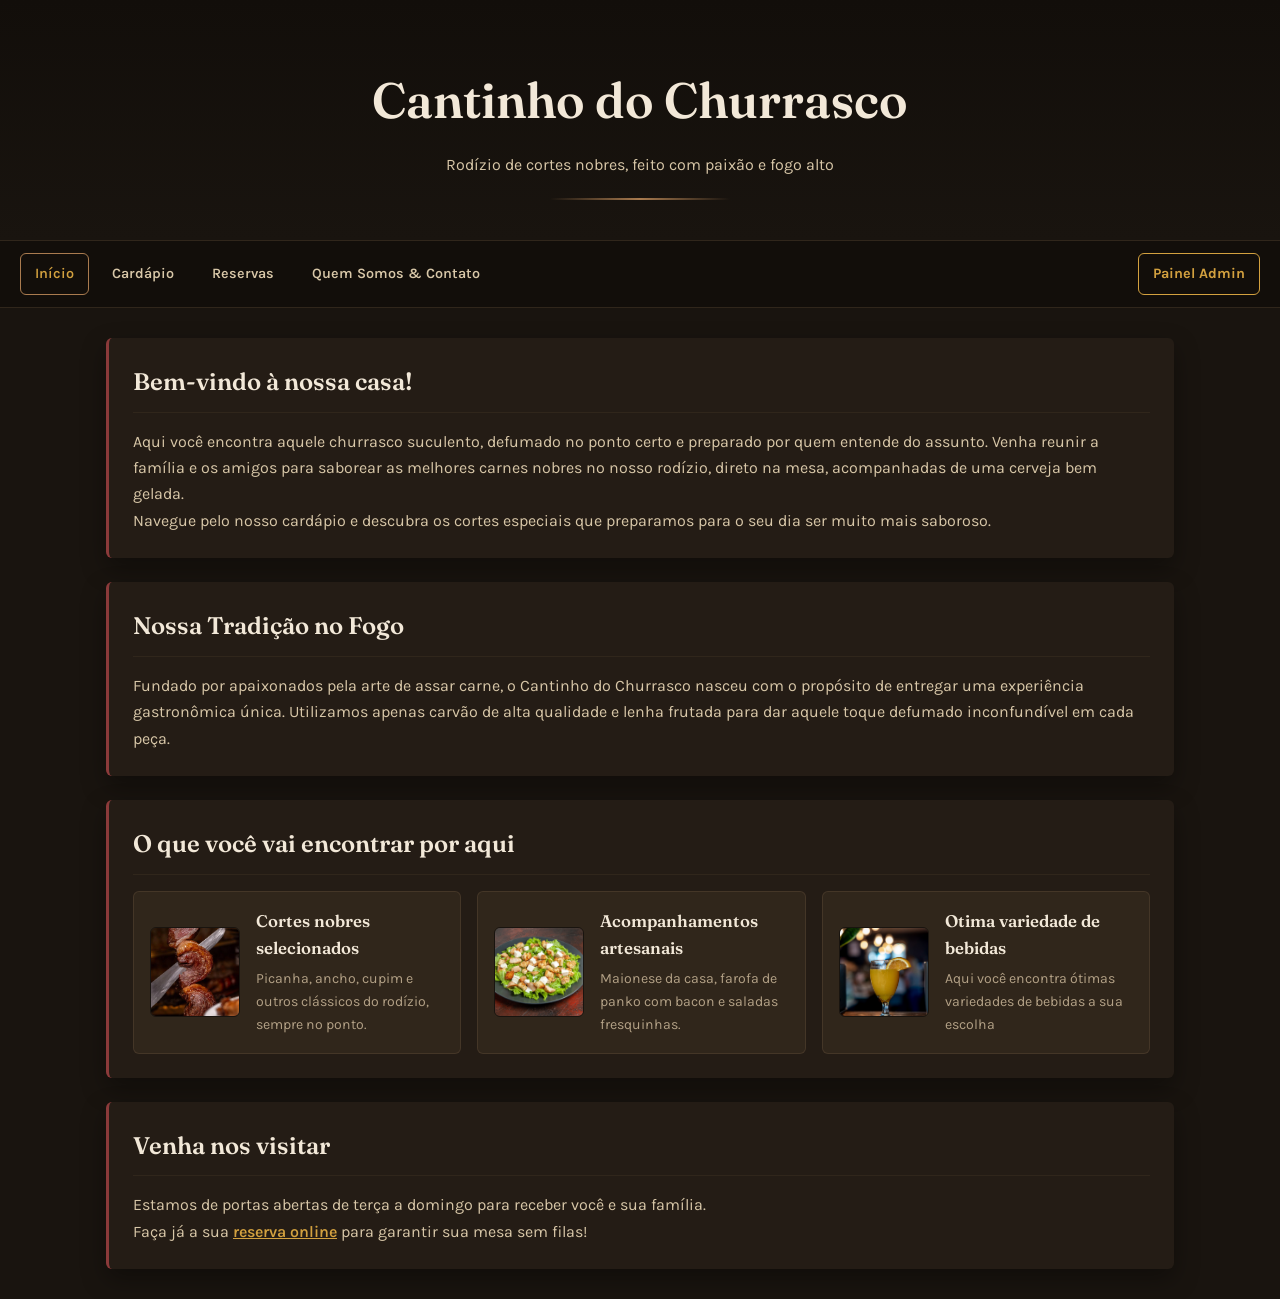
<file: index.html>
<!DOCTYPE html>
<html lang="pt-BR">
<head>
    <meta charset="UTF-8">
    <meta name="viewport" content="width=device-width, initial-scale=1.0">
    <title>Cantinho do Churrasco — Rodízio</title>
    <link rel="stylesheet" href="style.css">
</head>
<body>

    <header>
        <h1>Cantinho do Churrasco</h1>
        <p>Rodízio de cortes nobres, feito com paixão e fogo alto</p>
        <div class="divisor-espeto" aria-hidden="true"></div>
    </header>

    <nav>
        <a href="index.html" aria-current="page">Início</a>
        <a href="cardapio.html">Cardápio</a>
        <a href="reservas.html">Reservas</a>
        <a href="sobre.html">Quem Somos & Contato</a>
        <a href="admin.html" class="nav-admin">Painel Admin</a>
    </nav>

    <main>
        <section>
            <h2>Bem-vindo à nossa casa!</h2>
            <p>Aqui você encontra aquele churrasco suculento, defumado no ponto certo e preparado por quem entende do assunto. Venha reunir a família e os amigos para saborear as melhores carnes nobres no nosso rodízio, direto na mesa, acompanhadas de uma cerveja bem gelada.</p>
            <p>Navegue pelo nosso cardápio e descubra os cortes especiais que preparamos para o seu dia ser muito mais saboroso.</p>
        </section>

        <section>
            <h2>Nossa Tradição no Fogo</h2>
            <p>Fundado por apaixonados pela arte de assar carne, o Cantinho do Churrasco nasceu com o propósito de entregar uma experiência gastronômica única. Utilizamos apenas carvão de alta qualidade e lenha frutada para dar aquele toque defumado inconfundível em cada peça.</p>
        </section>

        <section>
            <h2>O que você vai encontrar por aqui</h2>
            <div class="destaques-grid">
                
                <div class="destaque">
                    <div class="destaque-imagem-container">
                        <img src="imagens/carnes/imagem-picanha.jpeg" alt="Cortes nobres assados na brasa" class="destaque-imagem">
                    </div>
                    <div>
                        <h3>Cortes nobres selecionados</h3>
                        <p>Picanha, ancho, cupim e outros clássicos do rodízio, sempre no ponto.</p>
                    </div>
                </div>

                <div class="destaque">
                    <div class="destaque-imagem-container">
                        <img src="imagens/saladas/salada-ceasar.jpeg" alt="Acompanhamentos e saladas variadas" class="destaque-imagem">
                    </div>
                    <div>
                        <h3>Acompanhamentos artesanais</h3>
                        <p>Maionese da casa, farofa de panko com bacon e saladas fresquinhas.</p>
                    </div>
                </div>

                <div class="destaque">
                    <div class="destaque-imagem-container">
                        <img src="imagens/bebidas/imagem-suco.jpg" alt="Variedade de Bebidas" class="destaque-imagem">
                    </div>
                    <div>
                        <h3>Otima variedade de bebidas</h3>
                        <p>Aqui você encontra ótimas variedades de bebidas a sua escolha</p>
                    </div>
                </div>

            </div>
        </section>

        <section>
            <h2>Venha nos visitar</h2>
            <p>Estamos de portas abertas de terça a domingo para receber você e sua família.</p>
            <p>Faça já a sua <a href="reservas.html" style="color: var(--dourado-400); font-weight: 600;">reserva online</a> para garantir sua mesa sem filas!</p>
        </section>
    </main>
    <script src="script.js"></script>
</body>
</html>
</file>
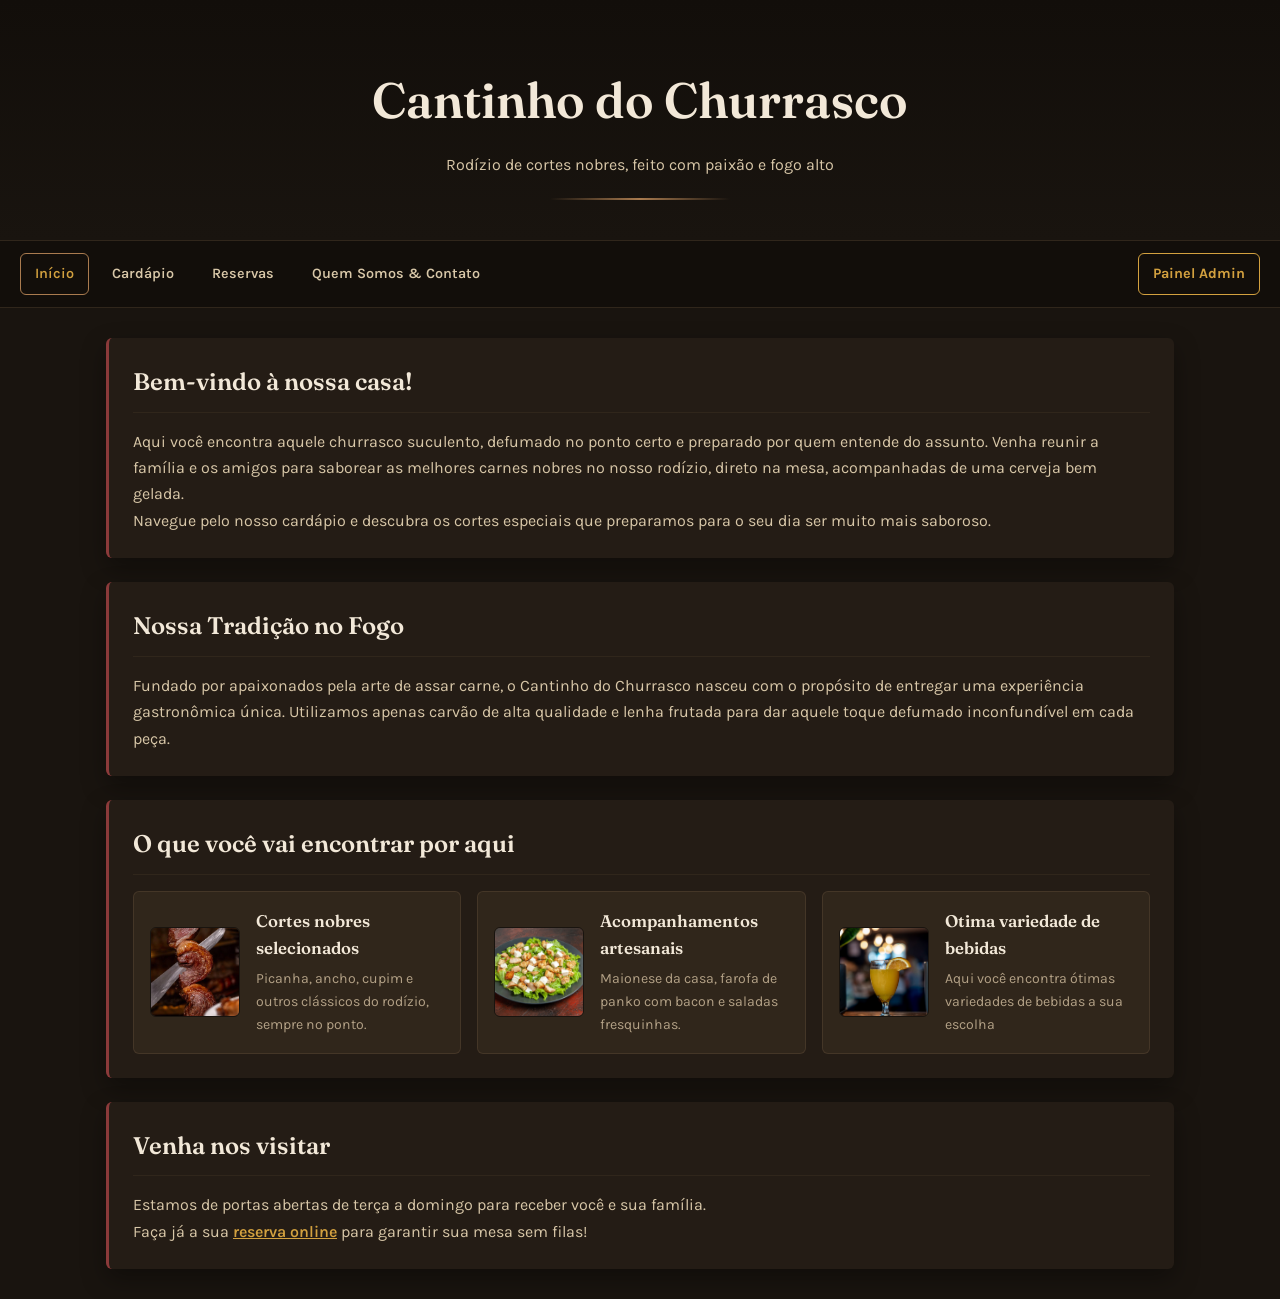
<file: admin.html>
<!DOCTYPE html>
<html lang="pt-BR">
<head>
    <meta charset="UTF-8">
    <meta name="viewport" content="width=device-width, initial-scale=1.0">
    <title>Painel Admin — Cantinho do Churrasco</title>
    <link rel="stylesheet" href="style.css">
</head>
<body>

    <header>
        <h1>Painel de Gestão do Restaurante</h1>
        <p>Salão, reservas e cadastros em um só lugar</p>
        <div class="divisor-espeto" aria-hidden="true"></div>
    </header>

    <nav>
        <a href="index.html">Início</a>
        <a href="cardapio.html">Cardápio</a>
        <a href="reservas.html">Reservas</a>
        <a href="sobre.html">Quem Somos & Contato</a>
        <a href="admin.html" aria-current="page" class="nav-admin">Painel Admin</a>
    </nav>

    <main>
        <section class="admin-operacao-section">
            <h2>Controle de Salão e Capacidade</h2>
            <div class="controle-salao-grid">
                <div class="status-casa-box">
                    <p>Status Atual do Salão:</p>
                    <span id="statusCasaBadge" class="status-casa aberto">ABERTO PARA RESERVAS</span>
                    <div class="botoes-status">
                        <button onclick="alterarStatusCasa('ABERTO PARA RESERVAS')">Abrir Reservas</button>
                        <button onclick="alterarStatusCasa('LOTADO / FILA DE ESPERA')">Marcar Lotado</button>
                        <button onclick="alterarStatusCasa('FECHADO')">Fechar Reservas</button>
                    </div>
                </div>

                <div class="meta-financeira-box">
                    <p>Preço do Rodízio / Pessoa:</p>
                    <div class="input-preco-container">
                        <span>R$</span>
                        <input type="number" id="valorRodizio" value="89.90" step="0.50" oninput="atualizarPainel()">
                    </div>
                    <small>Usado para calcular a projeção de faturamento.</small>
                </div>
            </div>
        </section>

        <section>
            <h2>Métricas do Dia</h2>
            <div class="admin-cards-grid">
                <div class="admin-card">
                    <h3>Total de Reservas</h3>
                    <p class="admin-numero" id="qtdTotal">0</p>
                </div>
                <div class="admin-card">
                    <h3>Confirmadas</h3>
                    <p class="admin-numero verde" id="qtdConfirmadas">0</p>
                </div>
                <div class="admin-card">
                    <h3>Pessoas Confirmadas</h3>
                    <p class="admin-numero dourado" id="qtdPessoas">0</p>
                </div>
                <div class="admin-card destaque-faturamento">
                    <h3>Projeção de Faturamento</h3>
                    <p class="admin-numero verde" id="faturamentoEstimado">R$ 0,00</p>
                </div>
            </div>
        </section>

        <section>
            <h2>Atenção Especial no Salão</h2>
            <ul id="listaAtencaoEspecial" class="lista-especial"></ul>
        </section>

        <section id="avisoFechado" class="banner-aviso erro" style="display:none;">
            O salão está marcado como FECHADO no momento. Reabra as reservas acima para poder cadastrar novos clientes.
        </section>

        <section>
            <h2>Nova Reserva</h2>
            <p>Cadastre reservas feitas por telefone ou presencialmente.</p>

            <form id="cadastroForm" novalidate>
                <div class="linha-campos">
                    <div class="campo">
                        <label for="cNome">Nome do Cliente*</label>
                        <input type="text" id="cNome" minlength="3" maxlength="60" required>
                    </div>
                    <div class="campo">
                        <label for="cTelefone">Telefone / WhatsApp*</label>
                        <input type="tel" id="cTelefone" placeholder="(11) 99999-9999" required>
                    </div>
                </div>

                <div class="linha-campos">
                    <div class="campo">
                        <label for="cEmail">E-mail (opcional)</label>
                        <input type="text" id="cEmail" placeholder="cliente@email.com">
                    </div>
                    <div class="campo">
                        <label for="cMesa">Mesa*</label>
                        <select id="cMesa" required>
                            <option value="">Selecione a mesa</option>
                        </select>
                    </div>
                </div>

                <div class="linha-campos">
                    <div class="campo">
                        <label for="cData">Data*</label>
                        <input type="date" id="cData" required>
                    </div>
                    <div class="campo">
                        <label for="cHorario">Horário*</label>
                        <select id="cHorario" required>
                            <option value="">Selecione o horário</option>
                            <option value="11:30">11:30</option>
                            <option value="12:30">12:30</option>
                            <option value="13:30">13:30</option>
                            <option value="19:00">19:00</option>
                            <option value="20:00">20:00</option>
                            <option value="21:00">21:00</option>
                        </select>
                    </div>
                    <div class="campo">
                        <label for="cPessoas">Pessoas*</label>
                        <input type="number" id="cPessoas" min="1" max="30" value="2" required>
                    </div>
                </div>

                <div class="campo campo-checkbox">
                    <input type="checkbox" id="cAniversario">
                    <label for="cAniversario">É um aniversário ou data comemorativa</label>
                </div>

                <div class="campo" id="campoAniversarianteAdmin" style="display:none;">
                    <label for="cNomeAniversariante">Nome do(a) Homenageado(a)*</label>
                    <input type="text" id="cNomeAniversariante" placeholder="Ex: Maria Souza">
                </div>

                <div class="campo">
                    <label for="cObs">Observações (máx. 200 caracteres)</label>
                    <textarea id="cObs" maxlength="200"></textarea>
                    <span class="dica" id="contadorObs">0/200 caracteres</span>
                </div>

                <div class="campo">
                    <label for="cStatusInicial">Status inicial*</label>
                    <select id="cStatusInicial" required>
                        <option value="Pendente">Pendente</option>
                        <option value="Confirmado">Confirmado</option>
                    </select>
                </div>

                <button type="submit">Cadastrar Reserva</button>
                <div id="cadastroResposta" class="banner-aviso" style="display:none;"></div>
            </form>
        </section>

        <section>
            <h2>Consulta e Gestão de Reservas</h2>
            <div class="linha-campos">
                <div class="campo">
                    <label for="buscaTexto">Nome ou telefone</label>
                    <input type="text" id="buscaTexto" placeholder="Digite para buscar...">
                </div>
                <div class="campo">
                    <label for="filtroStatus">Status</label>
                    <select id="filtroStatus">
                        <option value="todos">Todos</option>
                        <option value="Pendente">Pendente</option>
                        <option value="Confirmado">Confirmado</option>
                        <option value="Cancelado">Cancelado</option>
                    </select>
                </div>
                <div class="campo">
                    <label for="filtroData">Data</label>
                    <input type="date" id="filtroData">
                </div>
            </div>
            <button type="button" id="btnLimparFiltros" class="btn-secundario">Limpar Filtros</button>
            <p id="contadorResultados" class="dica"></p>

            <div class="tabela-container">
                <table class="tabela-admin">
                    <thead>
                        <tr>
                            <th>Cliente / Contato</th>
                            <th>Mesa</th>
                            <th>Data e Hora</th>
                            <th>Pessoas</th>
                            <th>Observações</th>
                            <th>Status</th>
                            <th>Ações</th>
                        </tr>
                    </thead>
                    <tbody id="tabelaConsultaBody"></tbody>
                </table>
            </div>
        </section>

        <section id="painelEdicao" style="display:none;">
            <h2>Editar Reserva</h2>
            <form id="editarForm" novalidate>
                <input type="hidden" id="eId">
                <div class="linha-campos">
                    <div class="campo">
                        <label for="eNome">Nome do Cliente*</label>
                        <input type="text" id="eNome" minlength="3" maxlength="60" required>
                    </div>
                    <div class="campo">
                        <label for="eTelefone">Telefone*</label>
                        <input type="tel" id="eTelefone" required>
                    </div>
                </div>
                <div class="linha-campos">
                    <div class="campo">
                        <label for="eData">Data*</label>
                        <input type="date" id="eData" required>
                    </div>
                    <div class="campo">
                        <label for="eHorario">Horário*</label>
                        <select id="eHorario" required>
                            <option value="11:30">11:30</option>
                            <option value="12:30">12:30</option>
                            <option value="13:30">13:30</option>
                            <option value="19:00">19:00</option>
                            <option value="20:00">20:00</option>
                            <option value="21:00">21:00</option>
                        </select>
                    </div>
                    <div class="campo">
                        <label for="ePessoas">Pessoas*</label>
                        <input type="number" id="ePessoas" min="1" max="30" required>
                    </div>
                    <div class="campo">
                        <label for="eMesa">Mesa*</label>
                        <select id="eMesa" required>
                            <option value="">Selecione a mesa</option>
                        </select>
                    </div>
                </div>
                <div class="campo">
                    <label for="eObs">Observações (máx. 200)</label>
                    <textarea id="eObs" maxlength="200"></textarea>
                </div>
                <div class="campo">
                    <label for="eStatus">Status*</label>
                    <select id="eStatus" required>
                        <option value="Pendente">Pendente</option>
                        <option value="Confirmado">Confirmado</option>
                        <option value="Cancelado">Cancelado</option>
                    </select>
                </div>
                <button type="submit">Salvar Alterações</button>
                <button type="button" id="btnCancelarEdicao" class="btn-secundario">Cancelar</button>
                <div id="edicaoResposta" class="banner-aviso" style="display:none;"></div>
            </form>
        </section>
    </main>

    <script src="script.js"></script>
</body>
</html>
</file>
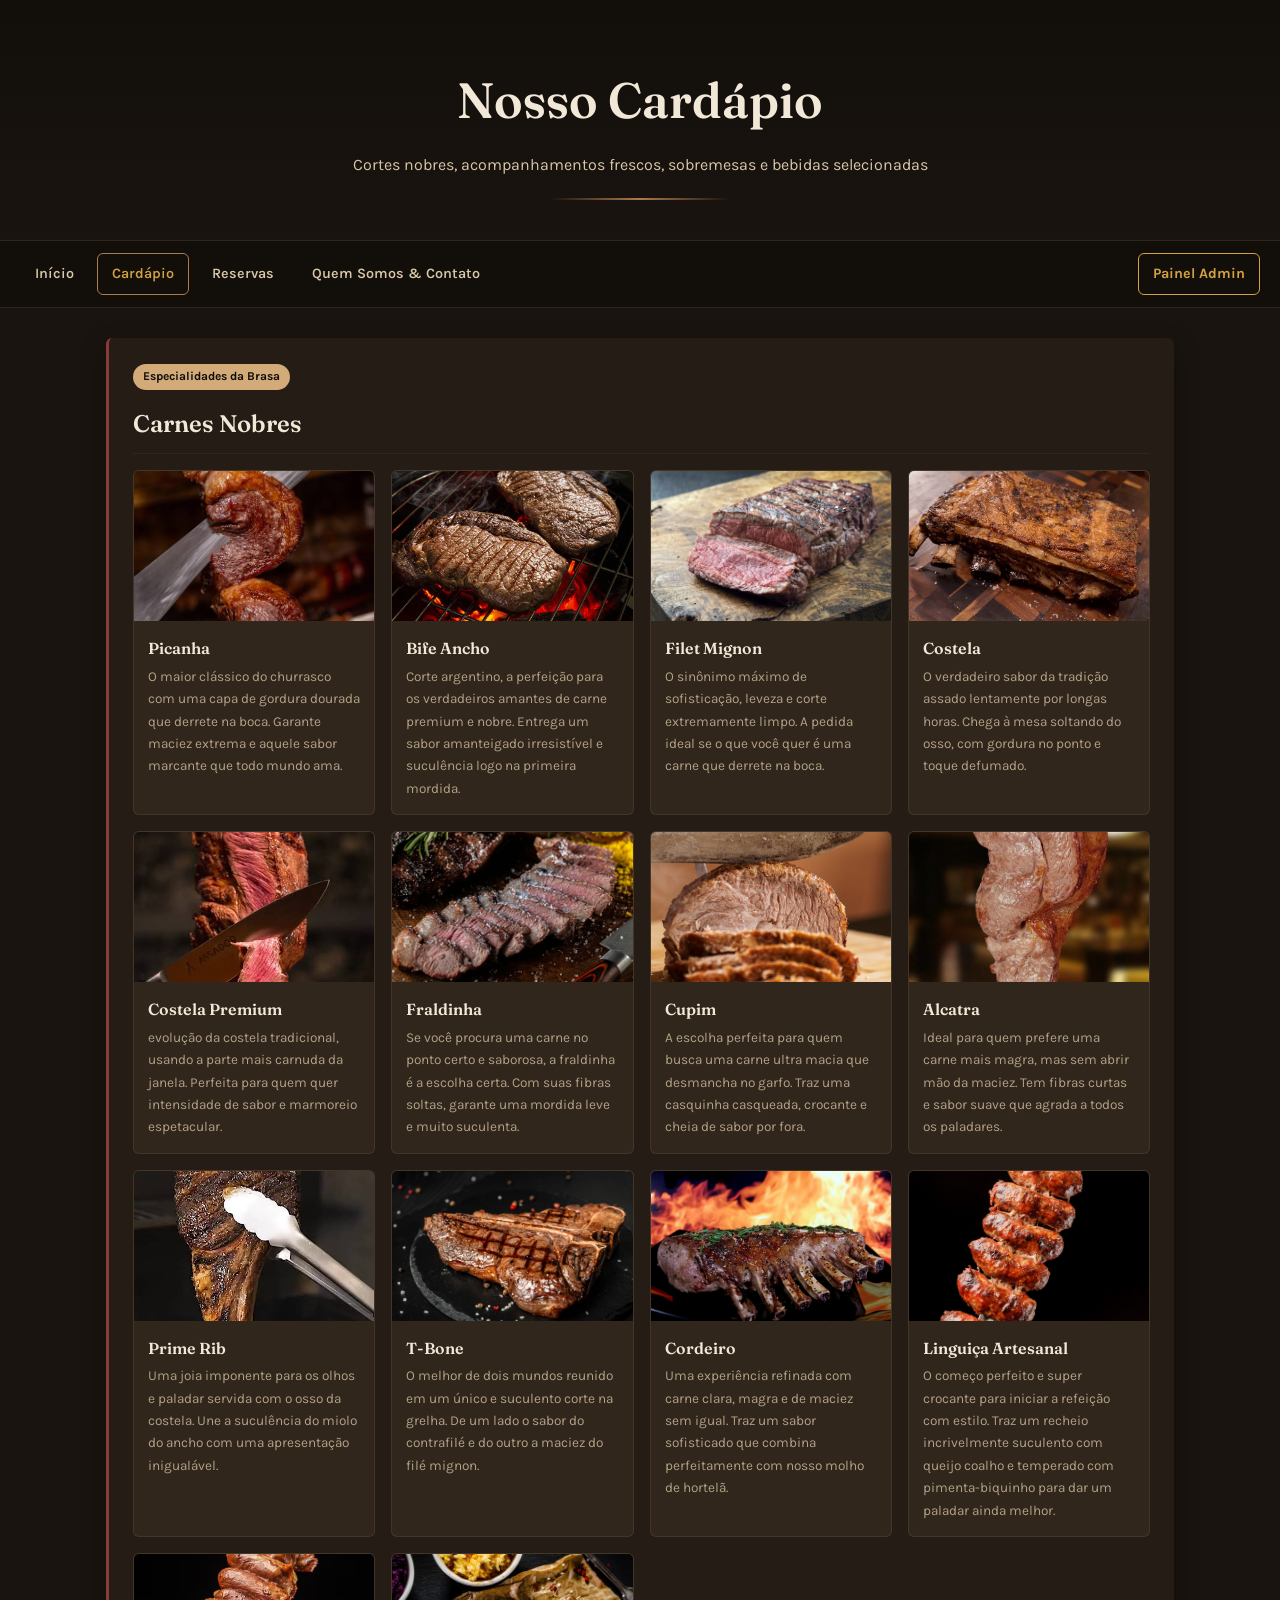
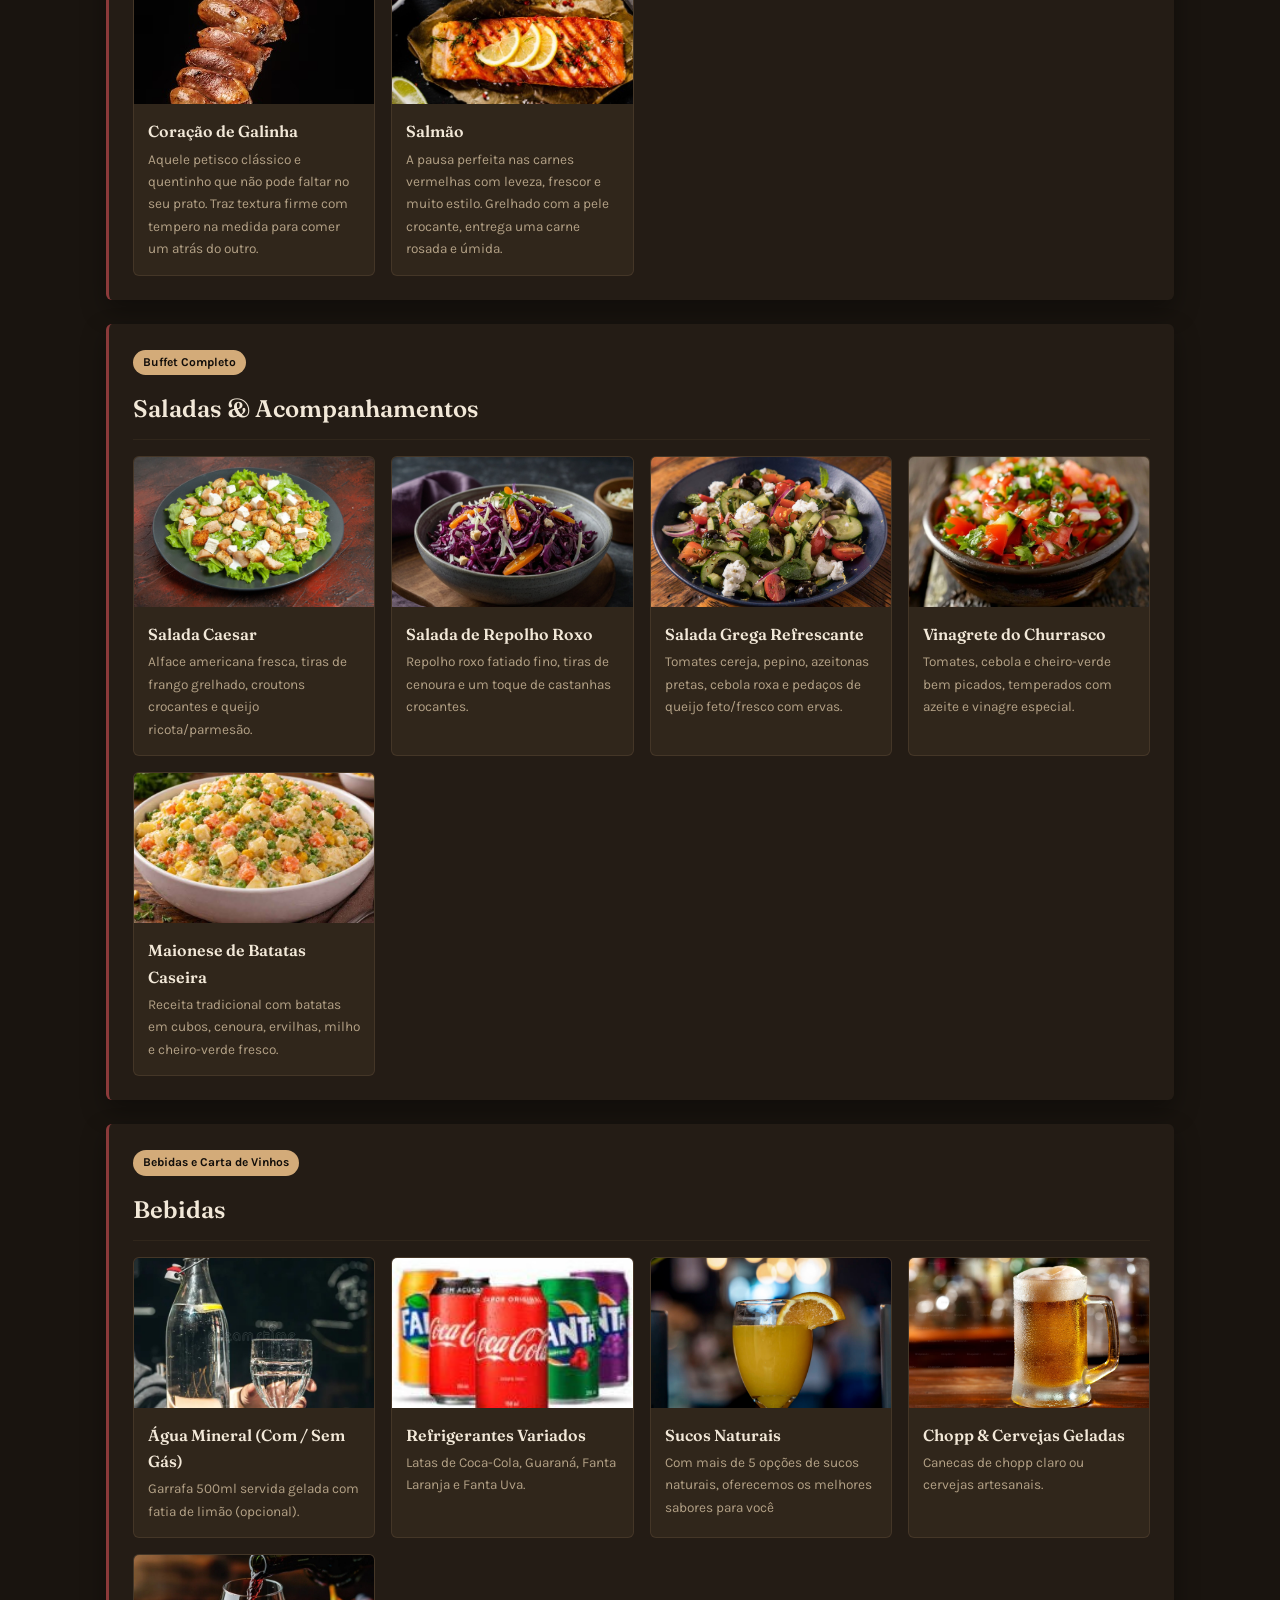
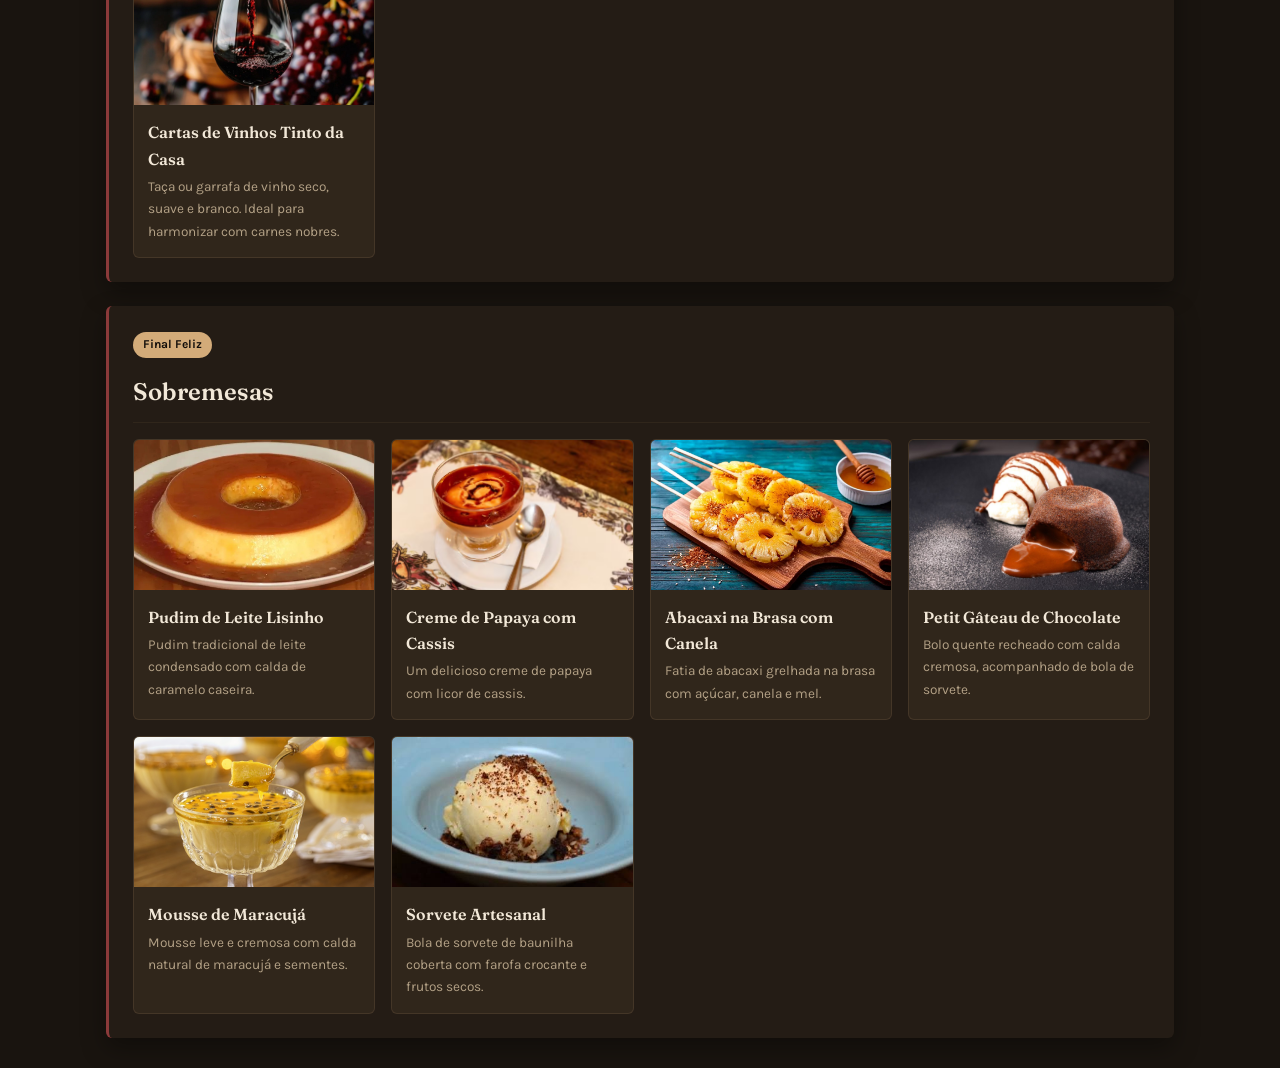
<file: cardapio.html>
<!DOCTYPE html>
<html lang="pt-BR">
<head>
    <meta charset="UTF-8">
    <meta name="viewport" content="width=device-width, initial-scale=1.0">
    <title>Cardápio — Cantinho do Churrasco</title>
    <link rel="stylesheet" href="style.css">
</head>
<body>

    <header>
        <h1>Nosso Cardápio</h1>
        <p>Cortes nobres, acompanhamentos frescos, sobremesas e bebidas selecionadas</p>
        <div class="divisor-espeto" aria-hidden="true"></div>
    </header>

    <nav>
        <a href="index.html">Início</a>
        <a href="cardapio.html" aria-current="page">Cardápio</a>
        <a href="reservas.html">Reservas</a>
        <a href="sobre.html">Quem Somos & Contato</a>
        <a href="admin.html" class="nav-admin">Painel Admin</a>
    </nav>

    <main>
        <!-- SEÇÃO: CARNES NOBRES -->
        <section>
            <span class="categoria-tag">Especialidades da Brasa</span>
            <h2>Carnes Nobres</h2>
            <div class="prato-grid">
                
                <div class="prato-card">
                    <div class="prato-foto-container">
                        <img src="imagens/carnes/imagem-picanha.jpeg" alt="Picanha Nobre na Brasa" class="prato-foto">
                    </div>
                    <div class="prato-texto">
                        <h3>Picanha</h3>
                        <p>O maior clássico do churrasco com uma capa de gordura dourada que derrete na boca. Garante maciez extrema e aquele sabor marcante que todo mundo ama.</p>
                    </div>
                </div>

                <div class="prato-card">
                    <div class="prato-foto-container">
                        <img src="imagens/carnes/imagem-ancho.jpeg" alt="Bife Ancho" class="prato-foto">
                    </div>
                    <div class="prato-texto">
                        <h3>Bife Ancho</h3>
                        <p>Corte argentino, a perfeição para os verdadeiros amantes de carne premium e nobre. Entrega um sabor amanteigado irresistível e suculência logo na primeira mordida.</p>
                    </div>
                </div>

                 <div class="prato-card">
                    <div class="prato-foto-container">
                        <img src="imagens/carnes/imagem-mignon.jpeg" alt="Filet Mignon" class="prato-foto">
                    </div>
                    <div class="prato-texto">
                        <h3>Filet Mignon</h3>
                        <p>O sinônimo máximo de sofisticação, leveza e corte extremamente limpo. A pedida ideal se o que você quer é uma carne que derrete na boca.</p>
                    </div>
                </div>

                <div class="prato-card">
                    <div class="prato-foto-container">
                        <img src="imagens/carnes/imagem-costela.jpeg" alt="Costela de Chão" class="prato-foto">
                    </div>
                    <div class="prato-texto">
                        <h3>Costela</h3>
                        <p>O verdadeiro sabor da tradição assado lentamente por longas horas. Chega à mesa soltando do osso, com gordura no ponto e toque defumado.</p>
                    </div>
                </div>

                <div class="prato-card">
                    <div class="prato-foto-container">
                        <img src="imagens/carnes/imagem-costela-premium.jpeg" alt="Costela Premium" class="prato-foto">
                    </div>
                    <div class="prato-texto">
                        <h3>Costela Premium</h3>
                        <p> evolução da costela tradicional, usando a parte mais carnuda da janela. Perfeita para quem quer intensidade de sabor e marmoreio espetacular.</p>
                    </div>
                </div>

                <div class="prato-card">
                    <div class="prato-foto-container">
                        <img src="imagens/carnes/imagem-fraldinha.jpeg" alt="Fraldinha Suculenta" class="prato-foto">
                    </div>
                    <div class="prato-texto">
                        <h3>Fraldinha</h3>
                        <p>Se você procura uma carne no ponto certo e saborosa, a fraldinha é a escolha certa. Com suas fibras soltas, garante uma mordida leve e muito suculenta.</p>
                    </div>
                </div>

                <div class="prato-card">
                    <div class="prato-foto-container">
                        <img src="imagens/carnes/imagem-cupim.jpeg" alt="Cupim" class="prato-foto">
                    </div>
                    <div class="prato-texto">
                        <h3>Cupim</h3>
                        <p>A escolha perfeita para quem busca uma carne ultra macia que desmancha no garfo. Traz uma casquinha casqueada, crocante e cheia de sabor por fora.</p>
                    </div>
                </div>

                 <div class="prato-card">
                    <div class="prato-foto-container">
                        <img src="imagens/carnes/imagem-alcatra.jpeg" alt="Alcatra" class="prato-foto">
                    </div>
                    <div class="prato-texto">
                        <h3>Alcatra</h3>
                        <p>Ideal para quem prefere uma carne mais magra, mas sem abrir mão da maciez. Tem fibras curtas e sabor suave que agrada a todos os paladares.</p>
                    </div>
                </div>

                 <div class="prato-card">
                    <div class="prato-foto-container">
                        <img src="imagens/carnes/imagem-prime-rib.jpeg" alt="Prime Rib" class="prato-foto">
                    </div>
                    <div class="prato-texto">
                        <h3>Prime Rib</h3>
                        <p> Uma joia imponente para os olhos e paladar servida com o osso da costela. Une a suculência do miolo do ancho com uma apresentação inigualável.</p>
                    </div>
                </div>

                <div class="prato-card">
                    <div class="prato-foto-container">
                        <img src="imagens/carnes/imagem-t-bone.jpeg" alt="T-Bone" class="prato-foto">
                    </div>
                    <div class="prato-texto">
                        <h3>T-Bone</h3>
                        <p>O melhor de dois mundos reunido em um único e suculento corte na grelha. De um lado o sabor do contrafilé e do outro a maciez do filé mignon.</p>
                    </div>
                </div>

                 <div class="prato-card">
                    <div class="prato-foto-container">
                        <img src="imagens/carnes/imagem-cordeiro.jpeg" alt="Cordeiro" class="prato-foto">
                    </div>
                    <div class="prato-texto">
                        <h3>Cordeiro</h3>
                        <p>Uma experiência refinada com carne clara, magra e de maciez sem igual. Traz um sabor sofisticado que combina perfeitamente com nosso molho de hortelã.</p>
                    </div>
                </div>

                <div class="prato-card">
                    <div class="prato-foto-container">
                        <img src="imagens/carnes/imagem-linguica.jpeg" alt="Linguiça Artesanal" class="prato-foto">
                    </div>
                    <div class="prato-texto">
                        <h3>Linguiça Artesanal</h3>
                        <p>O começo perfeito e super crocante para iniciar a refeição com estilo. Traz um recheio incrivelmente suculento com queijo coalho e temperado com pimenta-biquinho para dar um paladar ainda melhor.</p>
                    </div>
                </div>

                <div class="prato-card">
                    <div class="prato-foto-container">
                        <img src="imagens/carnes/imagem-coracao.jpeg" alt="Coracao de Galinha" class="prato-foto">
                    </div>
                    <div class="prato-texto">
                        <h3>Coração de Galinha</h3>
                        <p>Aquele petisco clássico e quentinho que não pode faltar no seu prato. Traz textura firme com tempero na medida para comer um atrás do outro.</p>
                    </div>
                </div>

                <div class="prato-card">
                    <div class="prato-foto-container">
                        <img src="imagens/carnes/imagem-salmao.jpeg" alt="Salmao" class="prato-foto">
                    </div>
                    <div class="prato-texto">
                        <h3>Salmão</h3>
                        <p>A pausa perfeita nas carnes vermelhas com leveza, frescor e muito estilo. Grelhado com a pele crocante, entrega uma carne rosada e úmida.</p>
                    </div>
                </div>

            </div>
        </section>

      <!-- SEÇÃO: SALADAS E ACOMPANHAMENTOS -->
        <section>
            <span class="categoria-tag">Buffet Completo</span>
            <h2>Saladas & Acompanhamentos</h2>
            <div class="prato-grid">
                
                <div class="prato-card">
                    <div class="prato-foto-container">
                        <img src="imagens/saladas/salada-ceasar.jpeg" alt="Salada Caesar com frango e croutons" class="prato-foto">[cite: 17]
                    </div>
                    <div class="prato-texto">
                        <h3>Salada Caesar</h3>
                        <p>Alface americana fresca, tiras de frango grelhado, croutons crocantes e queijo ricota/parmesão.</p>
                    </div>
                </div>

                <div class="prato-card">
                    <div class="prato-foto-container">
                        <img src="imagens/saladas/salada-repolho.jpeg" alt="Salada de repolho roxo com cenoura" class="prato-foto">
                    </div>
                    <div class="prato-texto">
                        <h3>Salada de Repolho Roxo</h3>
                        <p>Repolho roxo fatiado fino, tiras de cenoura e um toque de castanhas crocantes.</p>
                    </div>
                </div>

                <div class="prato-card">
                    <div class="prato-foto-container">
                        <img src="imagens/saladas/salada-grega.jpeg" alt="Salada grega com tomate, pepino e queijo" class="prato-foto">[cite: 19]
                    </div>
                    <div class="prato-texto">
                        <h3>Salada Grega Refrescante</h3>
                        <p>Tomates cereja, pepino, azeitonas pretas, cebola roxa e pedaços de queijo feto/fresco com ervas.</p>
                    </div>
                </div>

                <div class="prato-card">
                    <div class="prato-foto-container">
                        <img src="imagens/saladas/salada-vinagrete.jpeg" alt="Tigela com vinagrete tradicional" class="prato-foto">[cite: 20]
                    </div>
                    <div class="prato-texto">
                        <h3>Vinagrete do Churrasco</h3>
                        <p>Tomates, cebola e cheiro-verde bem picados, temperados com azeite e vinagre especial.</p>
                    </div>
                </div>

                <div class="prato-card">
                    <div class="prato-foto-container">
                        <img src="imagens/saladas/salada-batata.jpeg" alt="Salada de maionese com batata e legumes" class="prato-foto">[cite: 21]
                    </div>
                    <div class="prato-texto">
                        <h3>Maionese de Batatas Caseira</h3>
                        <p>Receita tradicional com batatas em cubos, cenoura, ervilhas, milho e cheiro-verde fresco.</p>
                    </div>
                </div>

            </div>
        </section>

        <!-- SEÇÃO: BEBIDAS -->
        <section>
            <span class="categoria-tag">Bebidas e Carta de Vinhos</span>
            <h2>Bebidas</h2>
            <div class="prato-grid">
                
                <div class="prato-card">
                    <div class="prato-foto-container">
                        <img src="imagens/bebidas/agua.jpeg" alt="Garrafa e copo de água mineral" class="prato-foto">[cite: 13]
                    </div>
                    <div class="prato-texto">
                        <h3>Água Mineral (Com / Sem Gás)</h3>
                        <p>Garrafa 500ml servida gelada com fatia de limão (opcional).</p>
                    </div>
                </div>

                <div class="prato-card">
                    <div class="prato-foto-container">
                        <img src="imagens/bebidas/refrigerantes.jpeg" alt="Latos de refrigerantes variados" class="prato-foto">[cite: 15]
                    </div>
                    <div class="prato-texto">
                        <h3>Refrigerantes Variados</h3>
                        <p>Latas de Coca-Cola, Guaraná, Fanta Laranja e Fanta Uva.</p>
                    </div>
                </div>

                 <div class="prato-card">
                    <div class="prato-foto-container">
                        <img src="imagens/bebidas/imagem-suco.jpg" alt="Sucos" class="prato-foto">[cite: 16]
                    </div>
                    <div class="prato-texto">
                        <h3>Sucos Naturais</h3>
                        <p>Com mais de 5 opções de sucos naturais, oferecemos os melhores sabores para você</p>
                    </div>
                </div>


                <div class="prato-card">
                    <div class="prato-foto-container">
                        <img src="imagens/bebidas/cerveja.jpeg" alt="Caneca de Cerveja Trincando" class="prato-foto">[cite: 14]
                    </div>
                    <div class="prato-texto">
                        <h3>Chopp & Cervejas Geladas</h3>
                        <p>Canecas de chopp claro ou cervejas artesanais.</p>
                    </div>
                </div>

                <div class="prato-card">
                    <div class="prato-foto-container">
                        <img src="imagens/bebidas/vinho.jpeg" alt="Taça de Vinho Tinto" class="prato-foto">[cite: 16]
                    </div>
                    <div class="prato-texto">
                        <h3>Cartas de Vinhos Tinto da Casa</h3>
                        <p>Taça ou garrafa de vinho seco, suave e branco. Ideal para harmonizar com carnes nobres.</p>
                    </div>
                </div>

            </div>
        </section>

       <!-- SEÇÃO: SOBREMESAS -->
        <section>
            <span class="categoria-tag">Final Feliz</span>
            <h2>Sobremesas</h2>
            <div class="prato-grid">
                
                <div class="prato-card">
                    <div class="prato-foto-container">
                        <img src="imagens/sobremesas/pudim.jpeg" alt="Pudim de Leite Condensado" class="prato-foto">
                    </div>
                    <div class="prato-texto">
                        <h3>Pudim de Leite Lisinho</h3>
                        <p>Pudim tradicional de leite condensado com calda de caramelo caseira.</p>
                    </div>
                </div>

                <div class="prato-card">
                    <div class="prato-foto-container">
                        <img src="imagens/sobremesas/imagem-creme.jpg" alt="Pudim de Leite Condensado" class="prato-foto">
                    </div>
                    <div class="prato-texto">
                        <h3>Creme de Papaya com Cassis</h3>
                        <p>Um delicioso creme de papaya com licor de cassis.</p>
                    </div>
                </div>


                <div class="prato-card">
                    <div class="prato-foto-container">
                        <img src="imagens/sobremesas/abacaxi com canela.jpeg" alt="Abacaxi com Canela na Brasa" class="prato-foto">
                    </div>
                    <div class="prato-texto">
                        <h3>Abacaxi na Brasa com Canela</h3>
                        <p>Fatia de abacaxi grelhada na brasa com açúcar, canela e mel.</p>
                    </div>
                </div>

                <div class="prato-card">
                    <div class="prato-foto-container">
                        <img src="imagens/sobremesas/petit gateau.jpeg" alt="Petit Gâteau" class="prato-foto">
                    </div>
                    <div class="prato-texto">
                        <h3>Petit Gâteau de Chocolate</h3>
                        <p>Bolo quente recheado com calda cremosa, acompanhado de bola de sorvete.</p>
                    </div>
                </div>

                <div class="prato-card">
                    <div class="prato-foto-container">
                        <img src="imagens/sobremesas/musse.jpeg" alt="Mousse de Maracujá" class="prato-foto">
                    </div>
                    <div class="prato-texto">
                        <h3>Mousse de Maracujá</h3>
                        <p>Mousse leve e cremosa com calda natural de maracujá e sementes.</p>
                    </div>
                </div>

                <div class="prato-card">
                    <div class="prato-foto-container">
                        <img src="imagens/sobremesas/sorvete.jpeg" alt="Sorvete Artesanal" class="prato-foto">
                    </div>
                    <div class="prato-texto">
                        <h3>Sorvete Artesanal</h3>
                        <p>Bola de sorvete de baunilha coberta com farofa crocante e frutos secos.</p>
                    </div>
                </div>

            </div>
        </section>
    </main>
    <script src="script.js"></script>
</body>
</html>
</file>
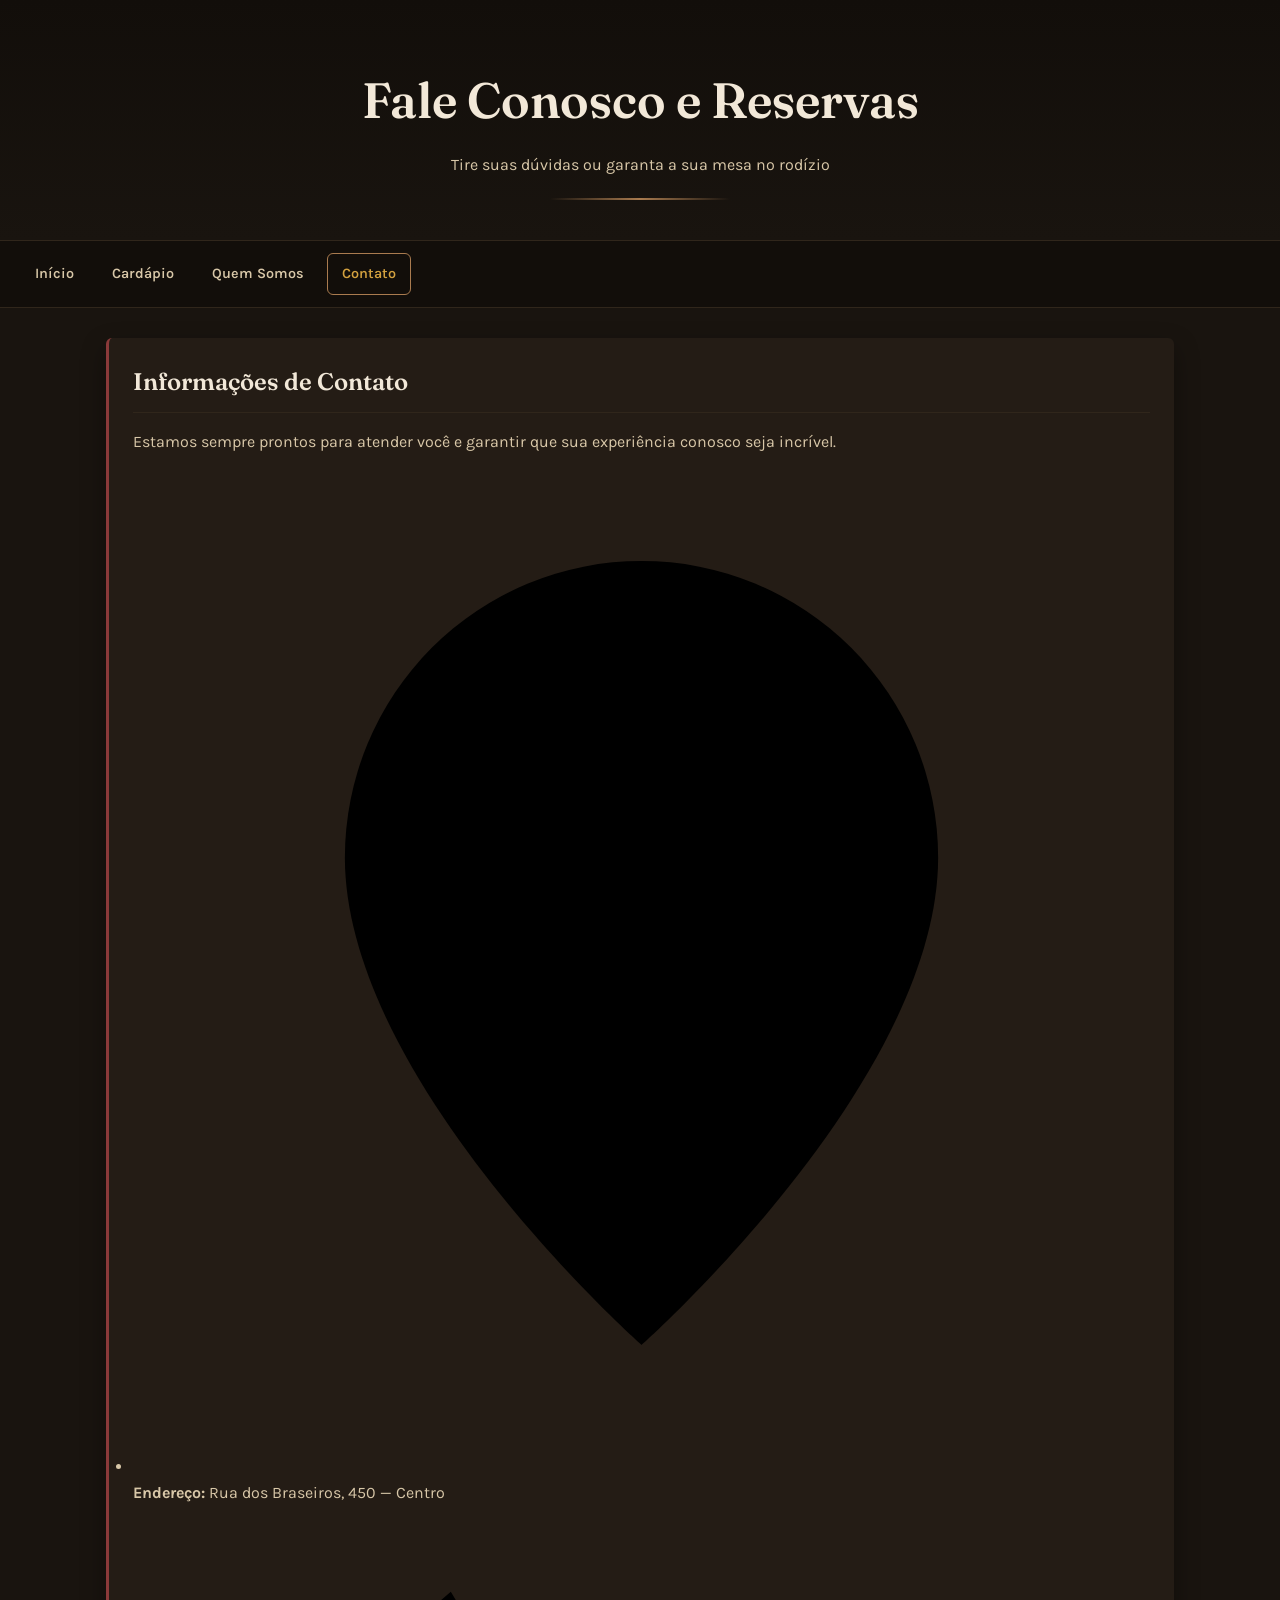
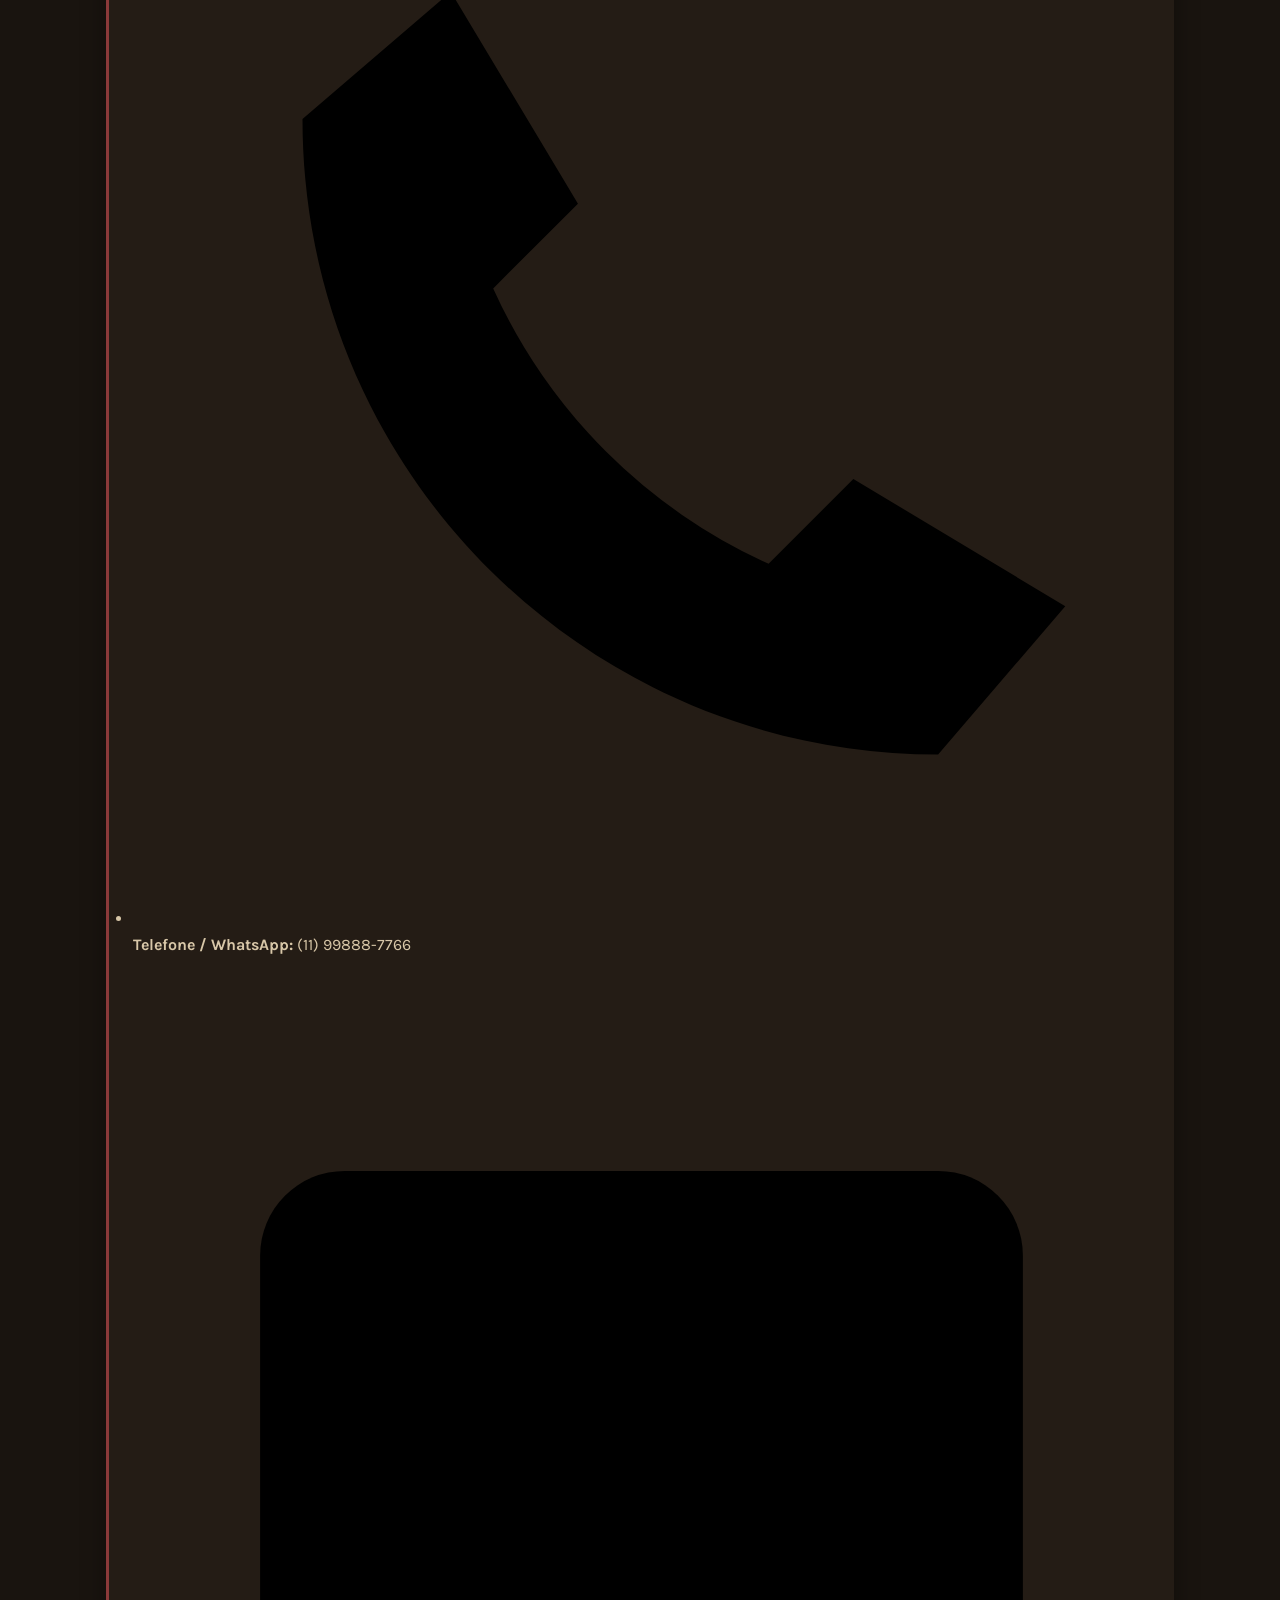
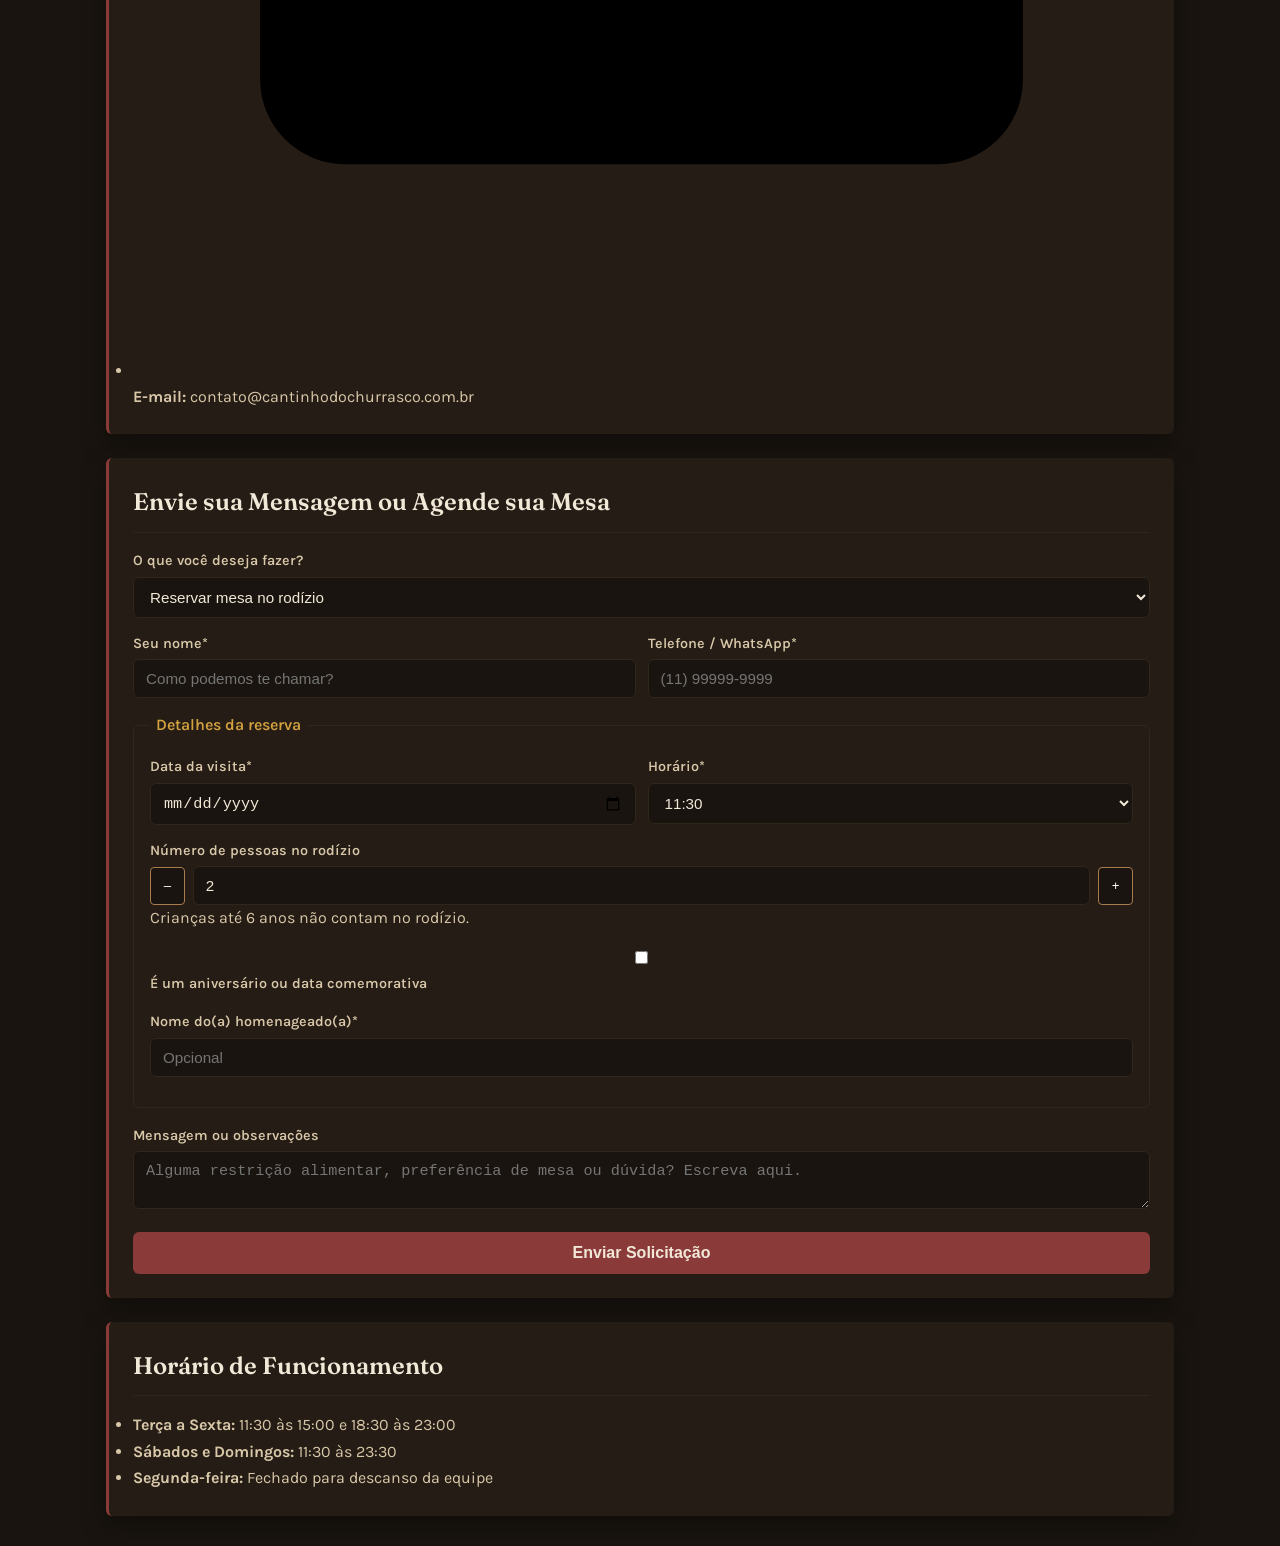
<file: contato.html>
<!DOCTYPE html>
<html lang="pt-BR">
<head>
    <meta charset="UTF-8">
    <meta name="viewport" content="width=device-width, initial-scale=1.0">
    <title>Contato e Reservas — Cantinho do Churrasco</title>
    <link rel="stylesheet" href="style.css">
</head>
<body>

    <header>
        <h1>Fale Conosco e Reservas</h1>
        <p>Tire suas dúvidas ou garanta a sua mesa no rodízio</p>
        <div class="divisor-espeto" aria-hidden="true"></div>
    </header>

    <nav>
        <a href="index.html">Início</a>
        <a href="cardapio.html">Cardápio</a>
        <a href="sobre.html">Quem Somos</a>
        <a href="contato.html" aria-current="page">Contato</a>
    </nav>

    <main>
        <section>
            <h2>Informações de Contato</h2>
            <p>Estamos sempre prontos para atender você e garantir que sua experiência conosco seja incrível.</p>
            <ul class="info-contato">
                <li>
                    <svg class="icone" viewBox="0 0 24 24" aria-hidden="true"><path d="M12 21s7-6.2 7-11.5A7 7 0 0 0 5 9.5C5 14.8 12 21 12 21Z"/><circle cx="12" cy="9.5" r="2.4"/></svg>
                    <span><strong>Endereço:</strong> Rua dos Braseiros, 450 — Centro</span>
                </li>
                <li>
                    <svg class="icone" viewBox="0 0 24 24" aria-hidden="true"><path d="M4 5c0 8.3 6.7 15 15 15l3-3.5-5-3-2 2a13 13 0 0 1-6.5-6.5l2-2-3-5L4 5Z"/></svg>
                    <span><strong>Telefone / WhatsApp:</strong> (11) 99888-7766</span>
                </li>
                <li>
                    <svg class="icone" viewBox="0 0 24 24" aria-hidden="true"><rect x="3" y="5" width="18" height="14" rx="2"/><path d="m4 6 8 7 8-7"/></svg>
                    <span><strong>E-mail:</strong> contato@cantinhodochurrasco.com.br</span>
                </li>
            </ul>
        </section>

        <section>
            <h2>Envie sua Mensagem ou Agende sua Mesa</h2>

            <!-- Formulário simples, em HTML puro, validado com JavaScript
                 no script.js. Nada de bibliotecas externas. -->
            <form id="contatoForm" novalidate>

                <div class="campo">
                    <label for="tipoAtendimento">O que você deseja fazer?</label>
                    <select id="tipoAtendimento">
                        <option value="reserva" selected>Reservar mesa no rodízio</option>
                        <option value="mensagem">Enviar dúvida / mensagem</option>
                    </select>
                </div>

                <div class="linha-campos">
                    <div class="campo">
                        <label for="nome">Seu nome*</label>
                        <input type="text" id="nome" name="nome" placeholder="Como podemos te chamar?" required>
                    </div>

                    <div class="campo">
                        <label for="telefone">Telefone / WhatsApp*</label>
                        <input type="tel" id="telefone" name="telefone" placeholder="(11) 99999-9999" required>
                    </div>
                </div>

                <!-- Campos que só aparecem quando a pessoa escolhe "Reservar mesa" -->
                <fieldset id="camposReserva">
                    <legend>Detalhes da reserva</legend>

                    <div class="linha-campos">
                        <div class="campo">
                            <label for="dataReserva">Data da visita*</label>
                            <input type="date" id="dataReserva" name="dataReserva">
                        </div>

                        <div class="campo">
                            <label for="horarioReserva">Horário*</label>
                            <select id="horarioReserva" name="horarioReserva">
                                <optgroup label="Almoço">
                                    <option value="11:30">11:30</option>
                                    <option value="12:30">12:30</option>
                                    <option value="13:30">13:30</option>
                                </optgroup>
                                <optgroup label="Jantar">
                                    <option value="19:00">19:00</option>
                                    <option value="20:00">20:00</option>
                                    <option value="21:00">21:00</option>
                                </optgroup>
                            </select>
                        </div>
                    </div>

                    <div class="campo">
                        <label for="pessoasReserva">Número de pessoas no rodízio</label>
                        <div class="contador-pessoas">
                            <button type="button" id="btnMenos" aria-label="Diminuir número de pessoas">–</button>
                            <input type="number" id="pessoasReserva" name="pessoasReserva" min="1" max="30" value="2" inputmode="numeric" aria-live="polite">
                            <button type="button" id="btnMais" aria-label="Aumentar número de pessoas">+</button>
                        </div>
                        <span class="dica">Crianças até 6 anos não contam no rodízio.</span>
                    </div>

                    <div class="campo campo-checkbox">
                        <input type="checkbox" id="ocasiaoEspecial" name="ocasiaoEspecial">
                        <label for="ocasiaoEspecial">É um aniversário ou data comemorativa</label>
                    </div>

                    <div class="campo" id="campoAniversariante">
                        <label for="nomeAniversariante">Nome do(a) homenageado(a)*</label>
                        <input type="text" id="nomeAniversariante" name="nomeAniversariante" placeholder="Opcional">
                    </div>
                </fieldset>

                <div class="campo">
                    <label for="mensagem">Mensagem ou observações</label>
                    <textarea id="mensagem" name="mensagem" placeholder="Alguma restrição alimentar, preferência de mesa ou dúvida? Escreva aqui." required></textarea>
                </div>

                <button type="submit">Enviar Solicitação</button>

                <p id="formResposta" role="status"></p>
            </form>
        </section>

        <section>
            <h2>Horário de Funcionamento</h2>
            <ul>
                <li><strong>Terça a Sexta:</strong> 11:30 às 15:00 e 18:30 às 23:00</li>
                <li><strong>Sábados e Domingos:</strong> 11:30 às 23:30</li>
                <li><strong>Segunda-feira:</strong> Fechado para descanso da equipe</li>
            </ul>
        </section>
    </main>
    <script src="script.js"></script>
</body>
</html>
</file>
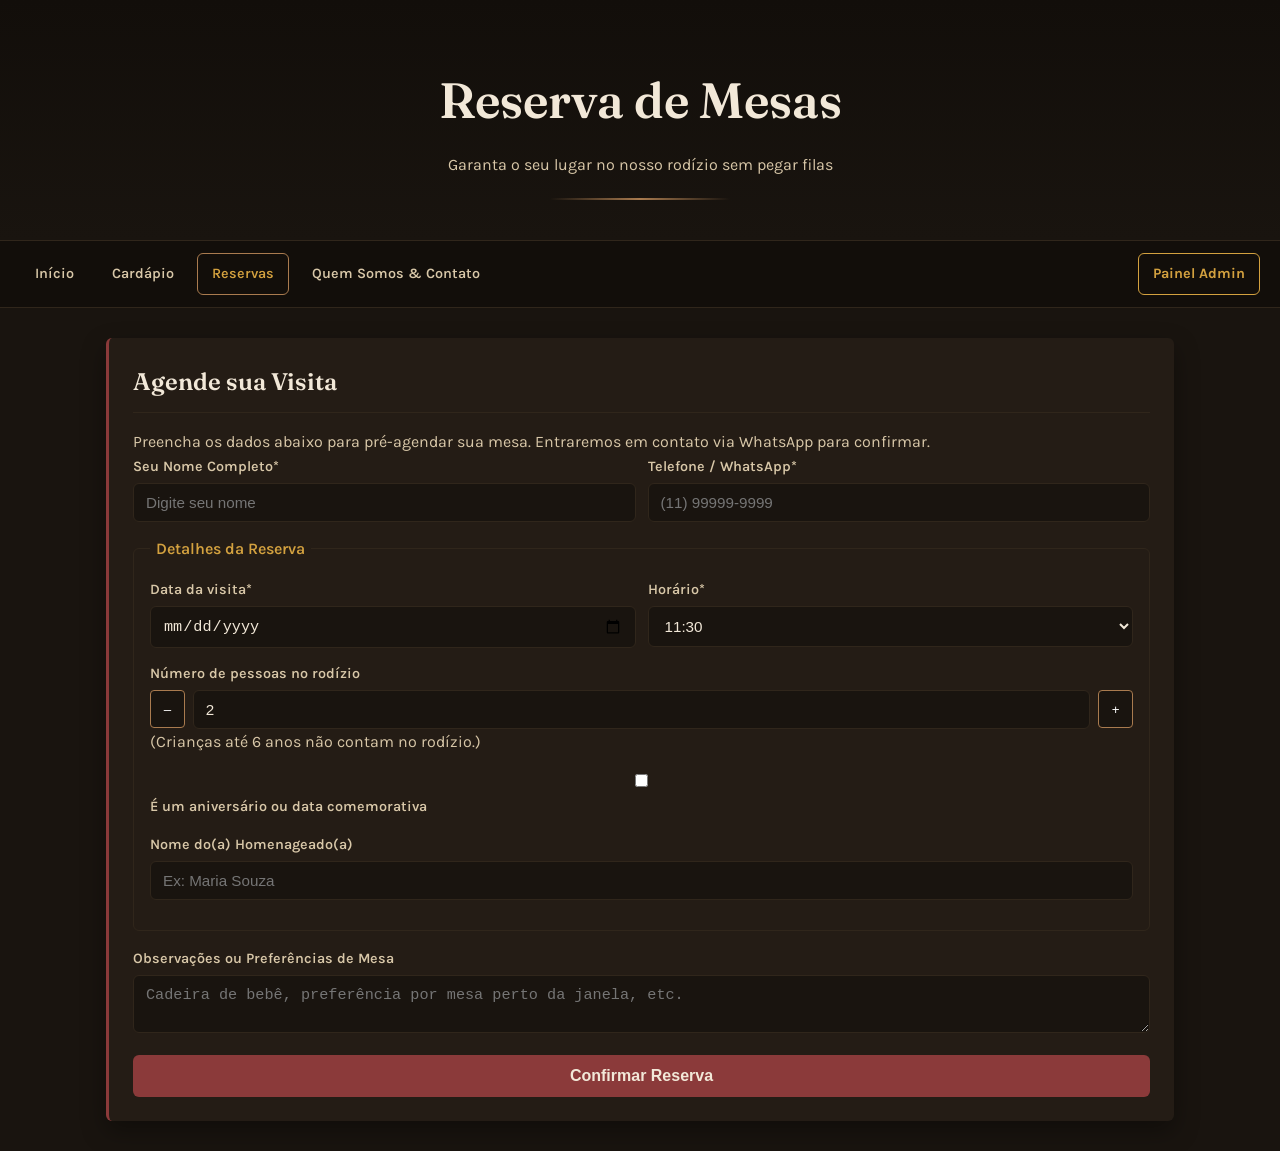
<file: reservas.html>
<!DOCTYPE html>
<html lang="pt-BR">
<head>
    <meta charset="UTF-8">
    <meta name="viewport" content="width=device-width, initial-scale=1.0">
    <title>Faça sua Reserva — Cantinho do Churrasco</title>
    <link rel="stylesheet" href="style.css">
</head>
<body>

    <header>
        <h1>Reserva de Mesas</h1>
        <p>Garanta o seu lugar no nosso rodízio sem pegar filas</p>
        <div class="divisor-espeto" aria-hidden="true"></div>
    </header>

    <nav>
        <a href="index.html">Início</a>
        <a href="cardapio.html">Cardápio</a>
        <a href="reservas.html" aria-current="page">Reservas</a>
        <a href="sobre.html">Quem Somos & Contato</a>
        <a href="admin.html" class="nav-admin">Painel Admin</a>
    </nav>

    <main>
        <section>
            <h2>Agende sua Visita</h2>
            <p>Preencha os dados abaixo para pré-agendar sua mesa. Entraremos em contato via WhatsApp para confirmar.</p>

            <form id="reservaForm" novalidate>
                <div class="linha-campos">
                    <div class="campo">
                        <label for="nome">Seu Nome Completo*</label>
                        <input type="text" id="nome" name="nome" placeholder="Digite seu nome" required>
                        <small id="erroNome" class="erro-Campo"></small>
                    </div>

                    <div class="campo">
                        <label for="telefone">Telefone / WhatsApp*</label>
                        <input type="tel" id="telefone" name="telefone" placeholder="(11) 99999-9999" required>
                    </div>
                </div>

                <fieldset>
                    <legend>Detalhes da Reserva</legend>

                    <div class="linha-campos">
                        <div class="campo">
                            <label for="dataReserva">Data da visita*</label>
                            <input type="date" id="dataReserva" name="dataReserva" required>
                        </div>

                        <div class="campo">
                            <label for="horarioReserva">Horário*</label>
                            <select id="horarioReserva" name="horarioReserva">
                                <optgroup label="Almoço">
                                    <option value="11:30">11:30</option>
                                    <option value="12:30">12:30</option>
                                    <option value="13:30">13:30</option>
                                </optgroup>
                                <optgroup label="Jantar">
                                    <option value="19:00">19:00</option>
                                    <option value="20:00">20:00</option>
                                    <option value="21:00">21:00</option>
                                </optgroup>
                            </select>
                        </div>
                    </div>

                    <div class="campo">
                        <label for="pessoasReserva">Número de pessoas no rodízio</label>
                        <div class="contador-pessoas">
                            <button type="button" id="btnMenos" aria-label="Diminuir número de pessoas">–</button>
                            <input type="number" id="pessoasReserva" name="pessoasReserva" min="1" max="30" value="2" readonly>
                            <button type="button" id="btnMais" aria-label="Aumentar número de pessoas">+</button>
                        </div>
                        <span class="dica">(Crianças até 6 anos não contam no rodízio.)</span>
                    </div>

                    <div class="campo campo-checkbox">
                        <input type="checkbox" id="ocasiaoEspecial" name="ocasiaoEspecial">
                        <label for="ocasiaoEspecial">É um aniversário ou data comemorativa</label>
                    </div>

                    <div class="campo" id="campoAniversariante">
                        <label for="nomeAniversariante">Nome do(a) Homenageado(a)</label>
                        <input type="text" id="nomeAniversariante" name="nomeAniversariante" placeholder="Ex: Maria Souza">
                    </div>
                </fieldset>

                <div class="campo">
                    <label for="observacoes">Observações ou Preferências de Mesa</label>
                    <textarea id="observacoes" name="observacoes" placeholder="Cadeira de bebê, preferência por mesa perto da janela, etc."></textarea>
                </div>

                <button type="submit">Confirmar Reserva</button>
                <p id="formResposta" role="status"></p>
            </form>
        </section>
    </main>
    <script src="script.js"></script>
</body>
</html>
</file>
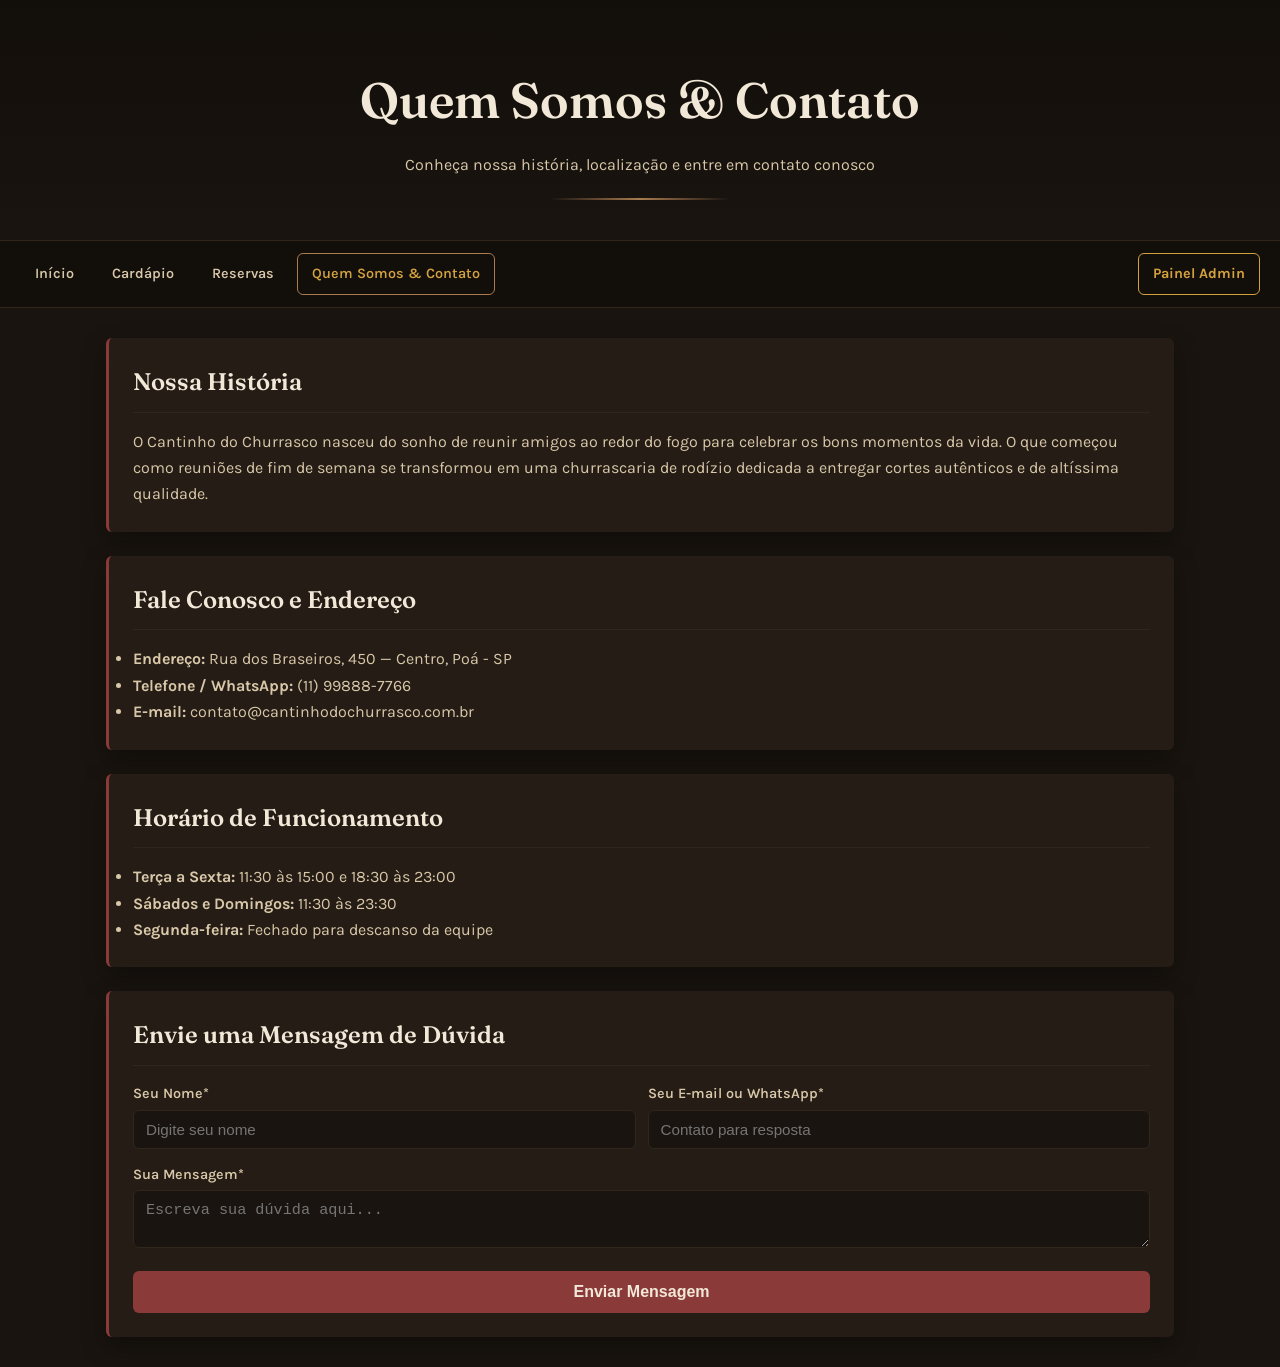
<file: sobre.html>
<!DOCTYPE html>
<html lang="pt-BR">
<head>
    <meta charset="UTF-8">
    <meta name="viewport" content="width=device-width, initial-scale=1.0">
    <title>Quem Somos e Contato — Cantinho do Churrasco</title>
    <link rel="stylesheet" href="style.css">
</head>
<body>

    <header>
        <h1>Quem Somos & Contato</h1>
        <p>Conheça nossa história, localizaçāo e entre em contato conosco</p>
        <div class="divisor-espeto" aria-hidden="true"></div>
    </header>

    <nav>
        <a href="index.html">Início</a>
        <a href="cardapio.html">Cardápio</a>
        <a href="reservas.html">Reservas</a>
        <a href="sobre.html" aria-current="page">Quem Somos & Contato</a>
        <a href="admin.html" class="nav-admin">Painel Admin</a>
    </nav>

    <main>
        <!-- SEÇÃO: Nossa História -->
        <section>
            <h2>Nossa História</h2>
            <p>O Cantinho do Churrasco nasceu do sonho de reunir amigos ao redor do fogo para celebrar os bons momentos da vida. O que começou como reuniões de fim de semana se transformou em uma churrascaria de rodízio dedicada a entregar cortes autênticos e de altíssima qualidade.</p>
        </section>

        <!-- SEÇÃO: Informações de Contato -->
        <section>
            <h2>Fale Conosco e Endereço</h2>
            <ul class="info-contato">
                <li>
                    <strong>Endereço:</strong> Rua dos Braseiros, 450 — Centro, Poá - SP
                </li>
                <li>
                    <strong>Telefone / WhatsApp:</strong> (11) 99888-7766
                </li>
                <li>
                    <strong>E-mail:</strong> contato@cantinhodochurrasco.com.br
                </li>
            </ul>
        </section>

        <!-- SEÇÃO: Horário de Funcionamento -->
        <section>
            <h2>Horário de Funcionamento</h2>
            <ul>
                <li><strong>Terça a Sexta:</strong> 11:30 às 15:00 e 18:30 às 23:00</li>
                <li><strong>Sábados e Domingos:</strong> 11:30 às 23:30</li>
                <li><strong>Segunda-feira:</strong> Fechado para descanso da equipe</li>
            </ul>
        </section>

        <!-- SEÇÃO: Mensagem Rápida -->
        <section>
            <h2>Envie uma Mensagem de Dúvida</h2>
            <form id="contatoDiretoForm" novalidate>
                <div class="linha-campos">
                    <div class="campo">
                        <label for="nomeMensagem">Seu Nome*</label>
                        <input type="text" id="nomeMensagem" required placeholder="Digite seu nome">
                    </div>
                    <div class="campo">
                        <label for="emailMensagem">Seu E-mail ou WhatsApp*</label>
                        <input type="text" id="emailMensagem" required placeholder="Contato para resposta">
                    </div>
                </div>
                <div class="campo">
                    <label for="textoMensagem">Sua Mensagem*</label>
                    <textarea id="textoMensagem" required placeholder="Escreva sua dúvida aqui..."></textarea>
                </div>
                <button type="submit">Enviar Mensagem</button>
                <p id="contatoResposta" role="status"></p>
            </form>
        </section>
    </main>
    <script src="script.js"></script>
</body>
</html>
</file>
<file: style.css>
@import url('https://fonts.googleapis.com/css2?family=Fraunces:opsz,wght@9..144,500;9..144,600;9..144,700&family=Karla:wght@400;500;600;700&display=swap');

:root {
    --carvao-950: #120e0a;
    --carvao-900: #19140f;
    --carvao-800: #241c15;
    --carvao-700: #30261b;
    --madeira-500: #a97b4f;
    --madeira-300: #d3ab79;
    --brasa-600: #8B3A3A;
    --brasa-500: #a84343;
    --dourado-400: #d3a13f;
    --creme-100: #f2e8d8;
    --creme-300: #d8c7a8;
    --texto-muted: #b3a186;
    --raio: 6px;
    --sombra: 0 10px 25px rgba(0, 0, 0, 0.35);
}

* {
    margin: 0;
    padding: 0;
    box-sizing: border-box;
}

html { scroll-behavior: smooth; }

body {
    background-color: var(--carvao-900);
    color: var(--creme-300);
    font-family: 'Karla', sans-serif;
    line-height: 1.65;
}

h1, h2, h3 {
    font-family: 'Fraunces', serif;
    color: var(--creme-100);
    font-weight: 600;
}

header {
    background: linear-gradient(180deg, var(--carvao-950) 0%, var(--carvao-900) 100%);
    text-align: center;
    padding: 60px 20px 40px;
    border-bottom: 1px solid var(--carvao-700);
}

header h1 { font-size: clamp(1.8rem, 5vw, 3.1rem); }
header p { margin-top: 10px; font-size: 1rem; color: var(--creme-300); }

.divisor-espeto {
    width: 180px;
    margin: 20px auto 0;
    height: 2px;
    background: linear-gradient(90deg, transparent, var(--madeira-500), transparent);
}

nav {
    background-color: var(--carvao-950);
    display: flex;
    align-items: center;
    justify-content: flex-start;
    flex-wrap: wrap;
    padding: 12px 20px;
    position: sticky;
    top: 0;
    z-index: 1000;
    border-bottom: 1px solid var(--carvao-700);
    gap: 8px;
}

nav a {
    text-decoration: none;
    padding: 8px 14px;
    font-weight: 600;
    font-size: 0.9rem;
    border-radius: var(--raio);
    color: var(--creme-300);
    border: 1px solid transparent;
    transition: all 0.2s ease;
}

nav a:hover, nav a[aria-current="page"] {
    color: var(--dourado-400);
    border-color: var(--madeira-500);
}

.nav-admin {
    margin-left: auto;
    border: 1px solid var(--dourado-400) !important;
    color: var(--dourado-400) !important;
    font-weight: 700;
}

.nav-admin:hover {
    background: var(--dourado-400) !important;
    color: var(--carvao-950) !important;
}

main {
    max-width: 1100px;
    margin: 30px auto;
    padding: 0 16px;
}

section {
    background: var(--carvao-800);
    padding: 24px;
    margin-bottom: 24px;
    border-radius: var(--raio);
    box-shadow: var(--sombra);
    border-left: 3px solid var(--brasa-600);
}

section h2 {
    font-size: 1.5rem;
    margin-bottom: 16px;
    padding-bottom: 10px;
    border-bottom: 1px solid var(--carvao-700);
}

.destaques-grid {
    display: grid;
    grid-template-columns: repeat(auto-fit, minmax(280px, 1fr));
    gap: 16px;
    margin-top: 16px;
}

.destaque {
    background: var(--carvao-700);
    border: 1px solid rgba(215, 170, 120, 0.12);
    border-radius: var(--raio);
    padding: 16px;
    display: flex;
    align-items: center;
    gap: 16px;
    transition: transform 0.2s ease, border-color 0.2s ease;
}

.destaque:hover {
    transform: translateY(-3px);
    border-color: var(--dourado-400);
}

.destaque-imagem-container {
    width: 90px;
    height: 90px;
    flex-shrink: 0;
    overflow: hidden;
    border-radius: var(--raio);
    border: 1px solid var(--carvao-900);
}

.destaque-imagem {
    width: 100%;
    height: 100%;
    object-fit: cover;
    display: block;
    transition: transform 0.3s ease;
}

.destaque:hover .destaque-imagem {
    transform: scale(1.08);
}

.destaque h3 {
    font-size: 1.05rem;
    color: var(--creme-100);
    margin-bottom: 4px;
}

.destaque p {
    font-size: 0.88rem;
    color: var(--texto-muted);
    margin-bottom: 0;
}

.categoria-tag {
    display: inline-block;
    font-size: 0.75rem;
    font-weight: 700;
    color: var(--carvao-950);
    background: var(--madeira-300);
    padding: 3px 10px;
    border-radius: 999px;
    margin-bottom: 14px;
}

.prato-grid {
    display: grid;
    grid-template-columns: repeat(auto-fill, minmax(220px, 1fr));
    gap: 16px;
}

.prato-card {
    background: var(--carvao-700);
    border: 1px solid rgba(215, 170, 120, 0.12);
    border-radius: var(--raio);
    overflow: hidden;
}

.prato-foto-container {
    width: 100%;
    height: 150px;
    overflow: hidden;
}

.prato-foto {
    width: 100%;
    height: 100%;
    object-fit: cover;
}

.prato-texto { padding: 14px; }
.prato-texto h3 { font-size: 1rem; margin-bottom: 4px; }
.prato-texto p { font-size: 0.85rem; color: var(--texto-muted); }

fieldset {
    border: 1px solid var(--carvao-700);
    border-radius: var(--raio);
    padding: 16px;
    margin-bottom: 16px;
}

legend { color: var(--dourado-400); padding: 0 6px; font-weight: 600; }

.campo { margin-bottom: 14px; }
.campo label { display: block; margin-bottom: 4px; font-weight: 600; font-size: 0.9rem; }
.linha-campos { display: grid; grid-template-columns: repeat(auto-fit, minmax(180px, 1fr)); gap: 12px; }

input, select, textarea {
    width: 100%;
    padding: 10px 12px;
    background: var(--carvao-900);
    border: 1px solid var(--carvao-700);
    color: var(--creme-100);
    border-radius: var(--raio);
    font-size: 0.95rem;
}

button[type="submit"] {
    width: 100%;
    background-color: var(--brasa-600);
    color: var(--creme-100);
    padding: 12px;
    border: none;
    border-radius: var(--raio);
    font-weight: 700;
    cursor: pointer;
    font-size: 1rem;
    transition: background-color 0.2s ease;
}

button[type="submit"]:hover {
    background-color: var(--brasa-500);
}

.contador-pessoas { display: flex; align-items: center; gap: 8px; }
.contador-pessoas button { width: 38px; height: 38px; background: var(--carvao-900); color: white; border: 1px solid var(--madeira-500); cursor: pointer; border-radius: 4px; }

.admin-operacao-section {
    background: var(--carvao-700);
    border-left: 4px solid var(--dourado-400);
}

.controle-salao-grid {
    display: grid;
    grid-template-columns: repeat(auto-fit, minmax(240px, 1fr));
    gap: 20px;
    align-items: center;
}

.status-casa-box, .meta-financeira-box {
    background: var(--carvao-900);
    padding: 18px;
    border-radius: var(--raio);
    border: 1px solid var(--carvao-700);
}

.status-casa {
    display: inline-block;
    padding: 6px 14px;
    font-weight: 700;
    border-radius: 20px;
    margin: 8px 0;
    font-size: 0.85rem;
}

.status-casa.aberto { background: #4CAF50; color: #fff; }
.status-casa.lotado { background: #ff9800; color: #000; }
.status-casa.fechado { background: #f44336; color: #fff; }

.botoes-status { display: flex; gap: 6px; margin-top: 8px; flex-wrap: wrap; }
.botoes-status button {
    background: var(--carvao-700);
    color: var(--creme-100);
    border: 1px solid var(--carvao-700);
    padding: 6px 10px;
    font-size: 0.75rem;
    border-radius: 4px;
    cursor: pointer;
}

.botoes-status button:hover { background: var(--madeira-500); }

.input-preco-container {
    display: flex;
    align-items: center;
    gap: 6px;
    margin-top: 6px;
}

.input-preco-container input {
    width: 100px;
    padding: 6px;
    font-weight: 700;
}

.admin-cards-grid {
    display: grid;
    grid-template-columns: repeat(auto-fit, minmax(140px, 1fr));
    gap: 12px;
    margin-bottom: 16px;
}

.admin-card {
    background: var(--carvao-700);
    padding: 16px;
    border-radius: var(--raio);
    text-align: center;
}

.admin-card h3 { font-size: 0.9rem; }
.admin-numero { font-size: 1.8rem; font-weight: 700; color: var(--creme-100); }
.admin-numero.verde { color: #4CAF50; }
.admin-numero.dourado { color: var(--dourado-400); }

.destaque-faturamento {
    border: 1px solid var(--dourado-400);
    background: rgba(211, 161, 63, 0.08);
}

.lista-especial {
    list-style: none;
    padding: 0;
}

.lista-especial li {
    padding: 10px;
    background: var(--carvao-900);
    border-bottom: 1px solid var(--carvao-700);
    font-size: 0.9rem;
}

.tabela-container { overflow-x: auto; -webkit-overflow-scrolling: touch; }

.tabela-admin {
    width: 100%;
    border-collapse: collapse;
    margin-top: 8px;
    font-size: 0.88rem;
    min-width: 600px;
}

.tabela-admin th, .tabela-admin td {
    padding: 10px 12px;
    border-bottom: 1px solid var(--carvao-700);
    text-align: left;
}

.tabela-admin th { background: var(--carvao-950); color: var(--dourado-400); }

.status-badge {
    padding: 3px 8px;
    border-radius: 10px;
    font-size: 0.75rem;
    font-weight: 700;
}

.status-badge.pendente { background: #ff9800; color: #000; }
.status-badge.confirmado { background: #4CAF50; color: #fff; }
.status-badge.cancelado { background: #f44336; color: #fff; }

.btn-acao {
    padding: 5px 10px;
    border-radius: 4px;
    border: none;
    cursor: pointer;
    font-size: 0.75rem;
    font-weight: 600;
}

.btn-acao.aprovar { background: #4CAF50; color: white; }
.btn-acao.recusar { background: #f44336; color: white; margin-left: 2px; }

.banner-aviso {
    margin-top: 12px;
    padding: 12px 14px;
    border-radius: var(--raio);
    border: 1px solid var(--dourado-400);
    background: rgba(211, 161, 63, 0.12);
    color: var(--creme-100);
    font-size: 0.9rem;
}

.banner-aviso.erro {
    border-color: var(--brasa-500);
    background: rgba(168, 67, 67, 0.15);
}

.banner-aviso.sucesso {
    border-color: #4CAF50;
    background: rgba(76, 175, 80, 0.12);
}

.btn-secundario {
    background: transparent;
    border: 1px solid var(--madeira-500);
    color: var(--creme-100);
    padding: 10px 16px;
    border-radius: var(--raio);
    cursor: pointer;
    font-weight: 600;
    margin-top: 8px;
}

.btn-secundario:hover {
    background: var(--carvao-800);
}

.tabela-admin tbody tr.linha-destaque {
    background: rgba(211, 161, 63, 0.08);
}

.tabela-admin tbody tr.linha-vazia td {
    text-align: center;
    color: var(--texto-muted);
    padding: 20px;
}

#painelEdicao {
    border-left: 4px solid var(--dourado-400);
    background: var(--carvao-700);
}

.contador-obs-limite {
    color: var(--brasa-500);
}

@media (max-width: 600px) {
    nav {
        justify-content: center;
    }

    .nav-admin {
        margin-left: 0;
        width: 100%;
        justify-content: center;
        margin-top: 4px;
    }

    section {
        padding: 16px;
    }

    .destaque {
        flex-direction: column;
        text-align: center;
    }

    .destaque-imagem-container {
        width: 100%;
        height: 140px;
    }

    .prato-grid {
        grid-template-columns: 1fr;
    }
}
</file>
